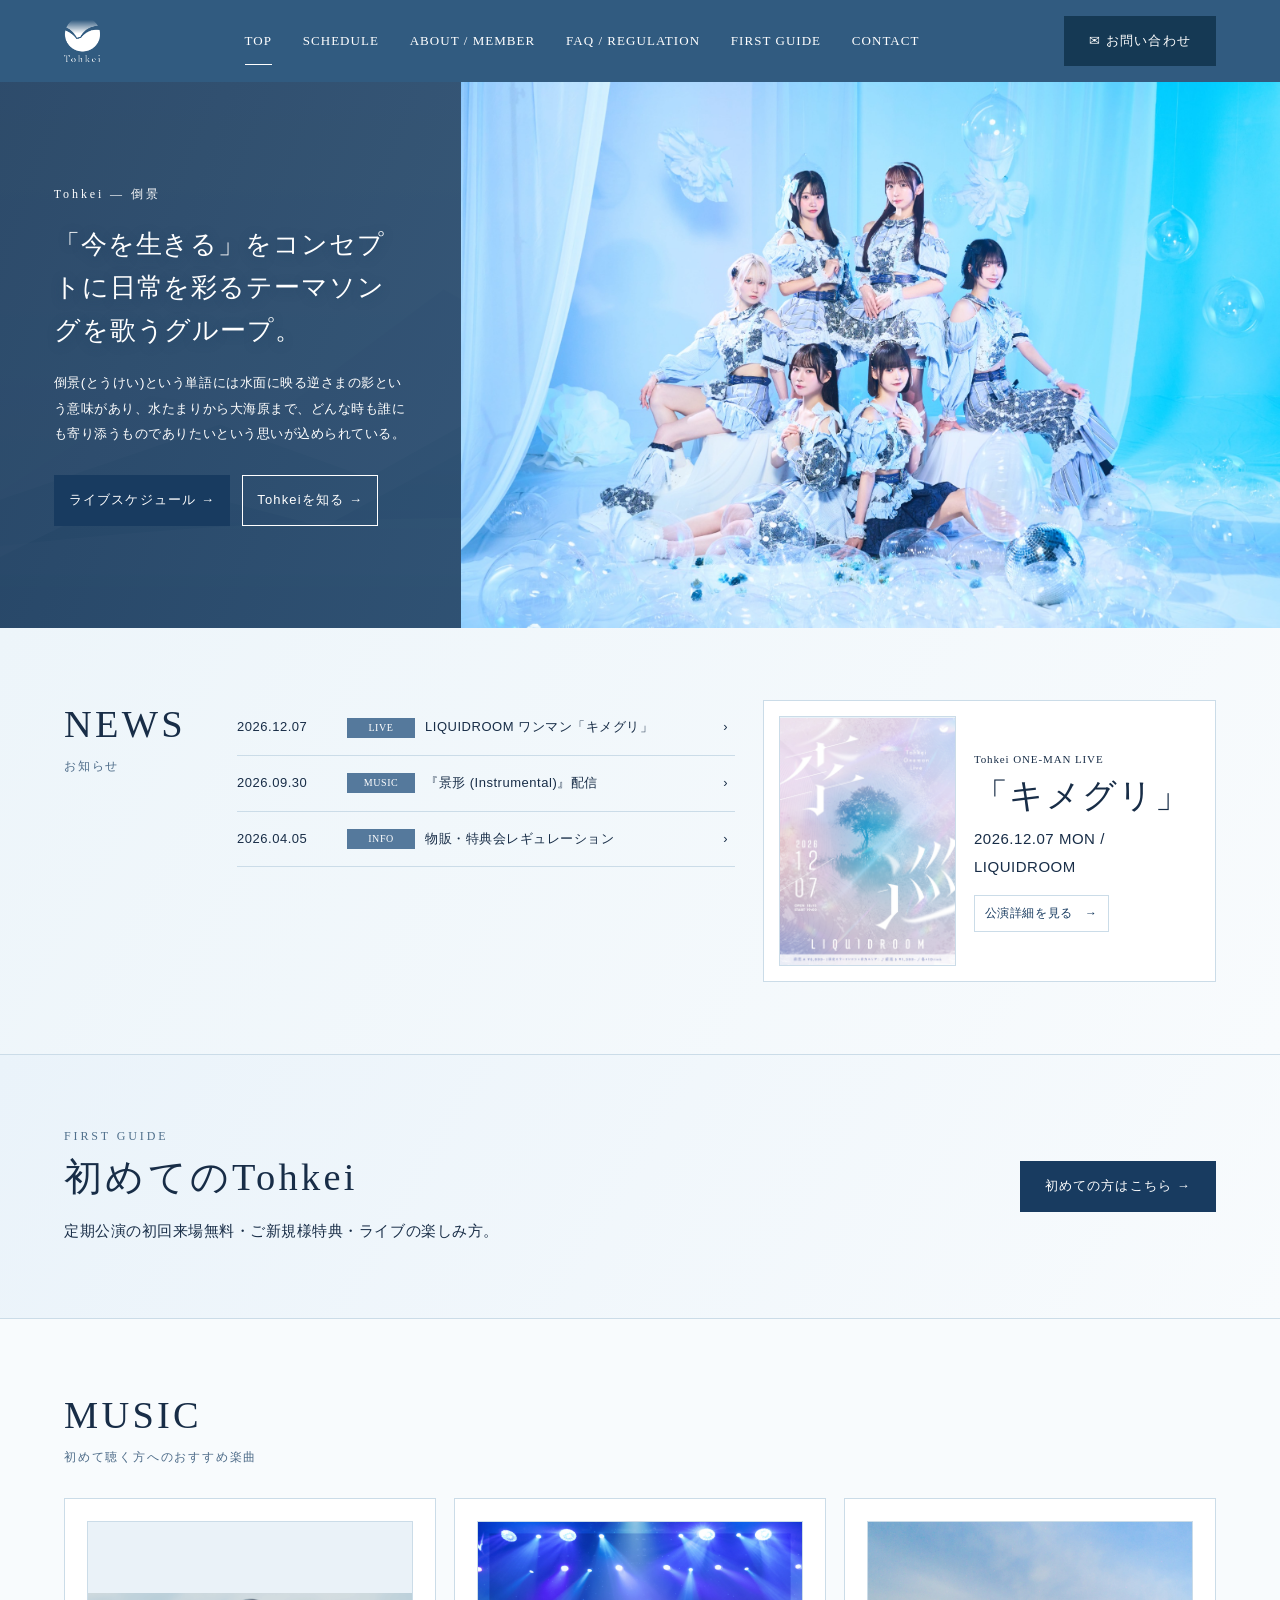
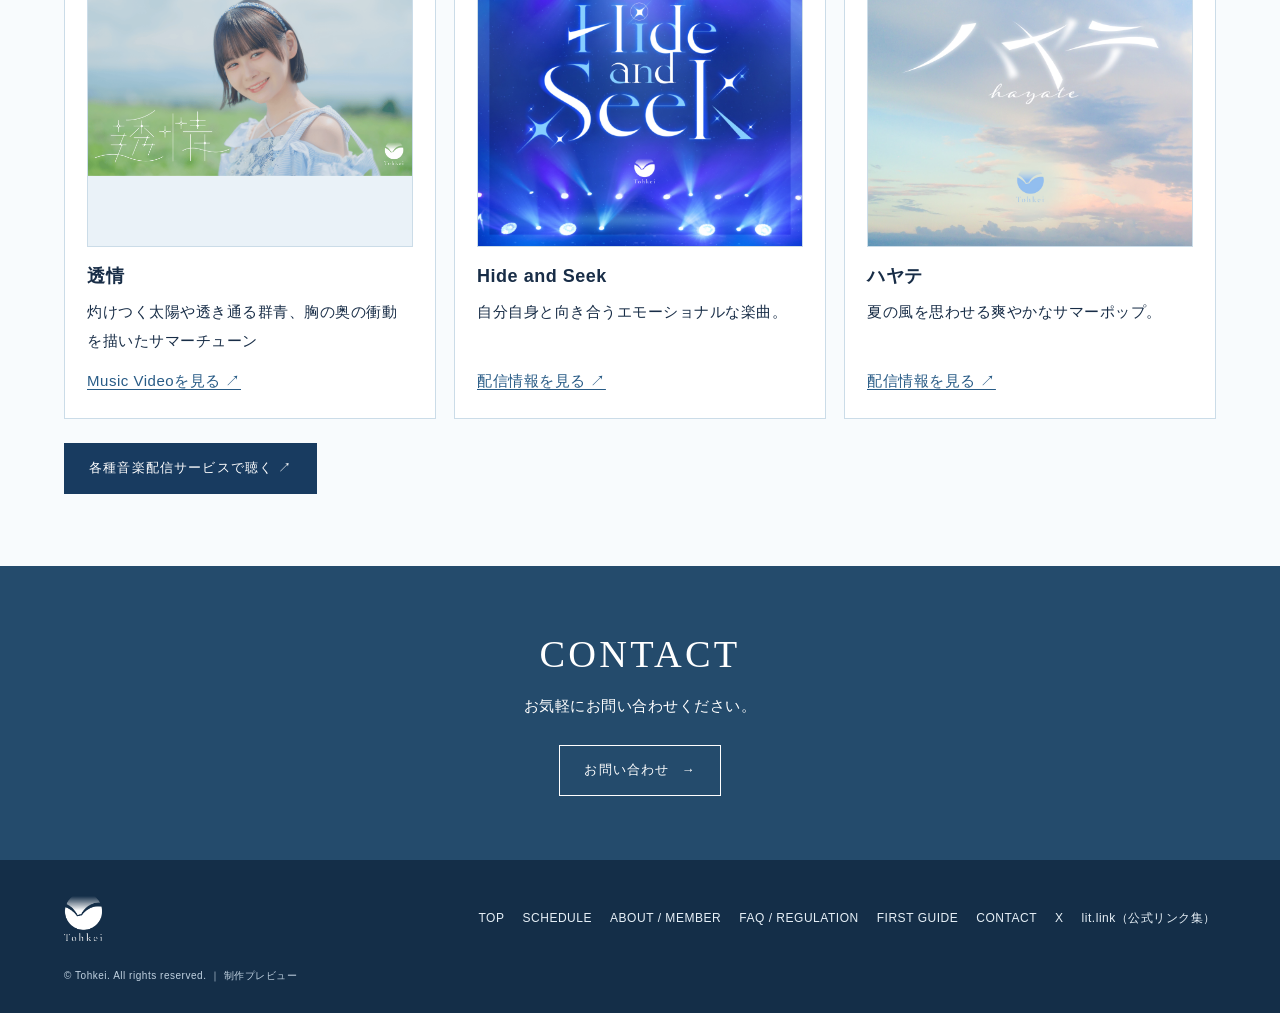
<file: tohkei-site/index.html>
<!DOCTYPE html>

<html lang="ja"><head><meta charset="utf-8"/><meta content="width=device-width,initial-scale=1" name="viewport"/><title>Tohkei(トウケイ)公式サイト</title><meta content="「今を生きる」をコンセプトに日常を彩るテーマソングを歌う、東京を拠点とする6人組グループTohkei（トウケイ／倒景）の公式サイト。おすすめ楽曲「透情」「Hide and Seek」「ハヤテ」、ライブ、メンバー情報を掲載。" name="description"/><meta content="#315b80" name="theme-color"/><meta content="website" property="og:type"/><meta content="Tohkei(トウケイ)公式サイト" property="og:title"/><meta content="「今を生きる」をコンセプトに日常を彩るテーマソングを歌う、東京を拠点とする6人組グループTohkei（トウケイ／倒景）の公式サイト。おすすめ楽曲「透情」「Hide and Seek」「ハヤテ」、ライブ、メンバー情報を掲載。" property="og:description"/><meta content="Tohkei(トウケイ)公式サイト" property="og:site_name"/><meta content="summary" name="twitter:card"/><link href="assets/favicon-official.png" rel="icon" type="image/png"/><link href="assets/style.css" rel="stylesheet"/><script defer="" src="assets/site.js"></script><script type="application/ld+json">[{"@context": "https://schema.org", "@type": "WebSite", "name": "Tohkei(トウケイ)公式サイト"}, {"@context": "https://schema.org", "@type": "MusicGroup", "name": "Tohkei", "alternateName": ["トウケイ", "倒景"], "genre": ["J-pop", "アイドル"], "foundingDate": "2023", "foundingLocation": {"@type": "Place", "name": "東京都"}, "description": "「今を生きる」をコンセプトに日常を彩るテーマソングを歌うグループ。倒景(とうけい)という単語には水面に映る逆さまの影という意味があり、水たまりから大海原まで、どんな時も誰にも寄り添うものでありたいという思いが込められている。", "sameAs": ["https://tohkei.amebaownd.com/", "https://x.com/Tohkei_info", "https://www.tunecore.co.jp/artists/Tohkei?lang=ja", "https://lit.link/tohkei"], "member": [{"@type": "Person", "name": "松田えな", "alternateName": "Ena Matsuda", "description": "誕生日：7/9。趣味：銭湯。埼玉県出身。", "sameAs": ["https://x.com/ena_Tohkei"]}, {"@type": "Person", "name": "花沢りみ", "alternateName": "Rimi Hanazawa", "description": "誕生日：11/13。趣味：メイク/アイドルを観ること。岩手県出身。", "sameAs": ["https://x.com/rimi_Tohkei"]}, {"@type": "Person", "name": "八神ミク", "alternateName": "Miku Yagami", "description": "誕生日：1/2。趣味：猫。静岡県出身。", "sameAs": ["https://x.com/miku_Tohkei"]}, {"@type": "Person", "name": "白瀬はる", "alternateName": "Haru Shirase", "description": "誕生日：2/4。趣味：カフェ巡り。神奈川県出身。", "sameAs": ["https://x.com/haru_Tohkei"]}, {"@type": "Person", "name": "日下部美愛", "alternateName": "Mia Kusakabe", "description": "誕生日：3/9。趣味：アニメ鑑賞。神奈川県出身。", "sameAs": ["https://x.com/mia_Tohkei"]}, {"@type": "Person", "name": "夏希茉恋", "alternateName": "Mako Natsuki", "description": "誕生日：6/24。趣味：バレエ。長野県出身。", "sameAs": ["https://x.com/mako_Tohkei"]}]}, {"@context": "https://schema.org", "@type": "MusicEvent", "name": "Tohkei ONEMAN LIVE「キメグリ」", "startDate": "2026-12-07T19:00:00+09:00", "doorTime": "2026-12-07T18:15:00+09:00", "location": {"@type": "Place", "name": "LIQUIDROOM", "address": {"@type": "PostalAddress", "addressLocality": "渋谷区", "addressRegion": "東京都", "addressCountry": "JP"}}, "performer": {"@type": "MusicGroup", "name": "Tohkei"}, "url": "https://ticketdive.com/event/Tohkei1207_KIMEGURI"}]</script></head>
<body><a class="skip" href="#main">本文へ移動</a><header class="header"><div class="wrap header-inner"><a aria-label="Tohkei 公式サイト トップ" class="brand" href="index.html"><img alt="Tohkei 公式ロゴ" class="official-logo" height="645" src="assets/logo-official.png" width="546"/></a><button aria-controls="site-nav" aria-expanded="false" class="menu-toggle" type="button">MENU ☰</button><nav aria-label="メインナビゲーション" class="nav" id="site-nav"><a aria-current="page" href="index.html">TOP</a><a href="schedule.html">SCHEDULE</a><a href="about.html">ABOUT / MEMBER</a><a href="faq.html">FAQ / REGULATION</a><a href="first-guide.html">FIRST GUIDE</a><a href="contact.html">CONTACT</a></nav><a class="button header-cta" href="contact.html">✉ お問い合わせ</a></div></header><main id="main">
<section class="hero"><img alt="水色と白を基調とした衣装を着た6人組グループTohkeiの公式アーティスト写真" class="artist-photo" fetchpriority="high" height="1365" src="assets/Tohkei_ALL2607.jpg" width="2047"/><div class="wrap"><div class="hero-copy"><div class="eyebrow">Tohkei — 倒景</div><h1>「今を生きる」をコンセプトに日常を彩るテーマソングを歌うグループ。</h1><p>倒景(とうけい)という単語には水面に映る逆さまの影という意味があり、水たまりから大海原まで、どんな時も誰にも寄り添うものでありたいという思いが込められている。</p><div class="actions"><a class="button" href="schedule.html">ライブスケジュール →</a><a class="button light" href="about.html">Tohkeiを知る →</a></div></div></div></section>
<section class="section news"><div class="wrap news-grid"><div><h2>NEWS</h2><span class="section-label">お知らせ</span></div><ul class="news-list"><li><a href="https://ticketdive.com/event/Tohkei1207_KIMEGURI"><time datetime="2026-12-07">2026.12.07</time><span class="tag">LIVE</span><span>LIQUIDROOM ワンマン「キメグリ」</span><span>›</span></a></li><li><a href="https://www.tunecore.co.jp/artists/Tohkei?lang=ja"><time datetime="2026-09-30">2026.09.30</time><span class="tag">MUSIC</span><span>『景形 (Instrumental)』配信</span><span>›</span></a></li><li><a href="faq.html"><time datetime="2026-04-05">2026.04.05</time><span class="tag">INFO</span><span>物販・特典会レギュレーション</span><span>›</span></a></li></ul><a class="event-banner has-art" href="https://ticketdive.com/event/Tohkei1207_KIMEGURI"><div class="media-frame" data-artwork="kimeguri"><img alt="Tohkei ワンマンライブ「キメグリ」公式フライヤー" class="official-artwork" decoding="async" height="2048" loading="lazy" src="assets/kimeguri-flyer.jpeg" width="1447"/></div><div class="event-copy"><span class="eyebrow">Tohkei ONE-MAN LIVE</span><strong>「キメグリ」</strong><span>2026.12.07 MON / LIQUIDROOM</span><span>公演詳細を見る　→</span></div></a></div></section>
<section class="section guide-teaser"><div class="wrap guide-teaser-inner"><div><p class="eyebrow">FIRST GUIDE</p><h2>初めてのTohkei</h2><p>定期公演の初回来場無料・ご新規様特典・ライブの楽しみ方。</p></div><a class="button" href="first-guide.html">初めての方はこちら →</a></div></section><section class="section" id="music"><div class="wrap"><div class="section-heading"><h2>MUSIC</h2><span class="section-label">初めて聴く方へのおすすめ楽曲</span></div><div class="track-grid"><article class="track"><a aria-label="Tohkei「透情」の公式情報を見る" class="track-media" href="https://www.youtube.com/watch?v=9FwQ2i0CzgA"><div class="media-frame" data-artwork="toujou"><img alt="Tohkei「透情」公式Music Videoサムネイル" class="official-artwork" decoding="async" height="720" loading="lazy" src="assets/toujou-thumbnail.png" width="1280"/></div></a><h3>透情</h3><p>灼けつく太陽や透き通る群青、胸の奥の衝動を描いたサマーチューン</p><p class="track-link"><a href="https://www.youtube.com/watch?v=9FwQ2i0CzgA">Music Videoを見る ↗</a></p></article><article class="track"><a aria-label="Tohkei「Hide and Seek」の公式情報を見る" class="track-media" href="https://linkco.re/uQHYFesV?lang=ja"><div class="media-frame" data-artwork="hide-and-seek"><img alt="Tohkei「Hide and Seek」公式ジャケット" class="official-artwork" decoding="async" height="2048" loading="lazy" src="assets/hide-and-seek-jacket.jpg" width="2048"/></div></a><h3>Hide and Seek</h3><p>自分自身と向き合うエモーショナルな楽曲。</p><p class="track-link"><a href="https://linkco.re/uQHYFesV?lang=ja">配信情報を見る ↗</a></p></article><article class="track"><a aria-label="Tohkei「ハヤテ」の公式情報を見る" class="track-media" href="https://linkco.re/MSS0u9M2?lang=ja"><div class="media-frame" data-artwork="hayate"><img alt="Tohkei「ハヤテ」公式ジャケット" class="official-artwork" decoding="async" height="2048" loading="lazy" src="assets/hayate-jacket.jpg" width="2048"/></div></a><h3>ハヤテ</h3><p>夏の風を思わせる爽やかなサマーポップ。</p><p class="track-link"><a href="https://linkco.re/MSS0u9M2?lang=ja">配信情報を見る ↗</a></p></article></div><a class="button spaced" href="https://www.tunecore.co.jp/artists/Tohkei?lang=ja">各種音楽配信サービスで聴く ↗</a></div></section><section aria-labelledby="contact-cta" class="contact-band"><h2 id="contact-cta">CONTACT</h2><p>お気軽にお問い合わせください。</p><a class="button light" href="contact.html">お問い合わせ <span aria-hidden="true">→</span></a></section></main><footer class="footer"><div class="wrap"><div class="footer-inner"><a aria-label="Tohkei 公式サイト トップ" class="brand" href="index.html"><img alt="Tohkei 公式ロゴ" class="official-logo" height="645" src="assets/logo-official.png" width="546"/></a><nav aria-label="フッターナビゲーション"><a aria-current="page" href="index.html">TOP</a><a href="schedule.html">SCHEDULE</a><a href="about.html">ABOUT / MEMBER</a><a href="faq.html">FAQ / REGULATION</a><a href="first-guide.html">FIRST GUIDE</a><a href="contact.html">CONTACT</a><a href="https://x.com/Tohkei_info">X</a><a href="https://lit.link/tohkei">lit.link（公式リンク集）</a></nav></div><small>© Tohkei. All rights reserved. ｜ 制作プレビュー</small></div></footer><a class="mobile-cta" href="contact.html">✉ お問い合わせ</a></body></html>
</file>
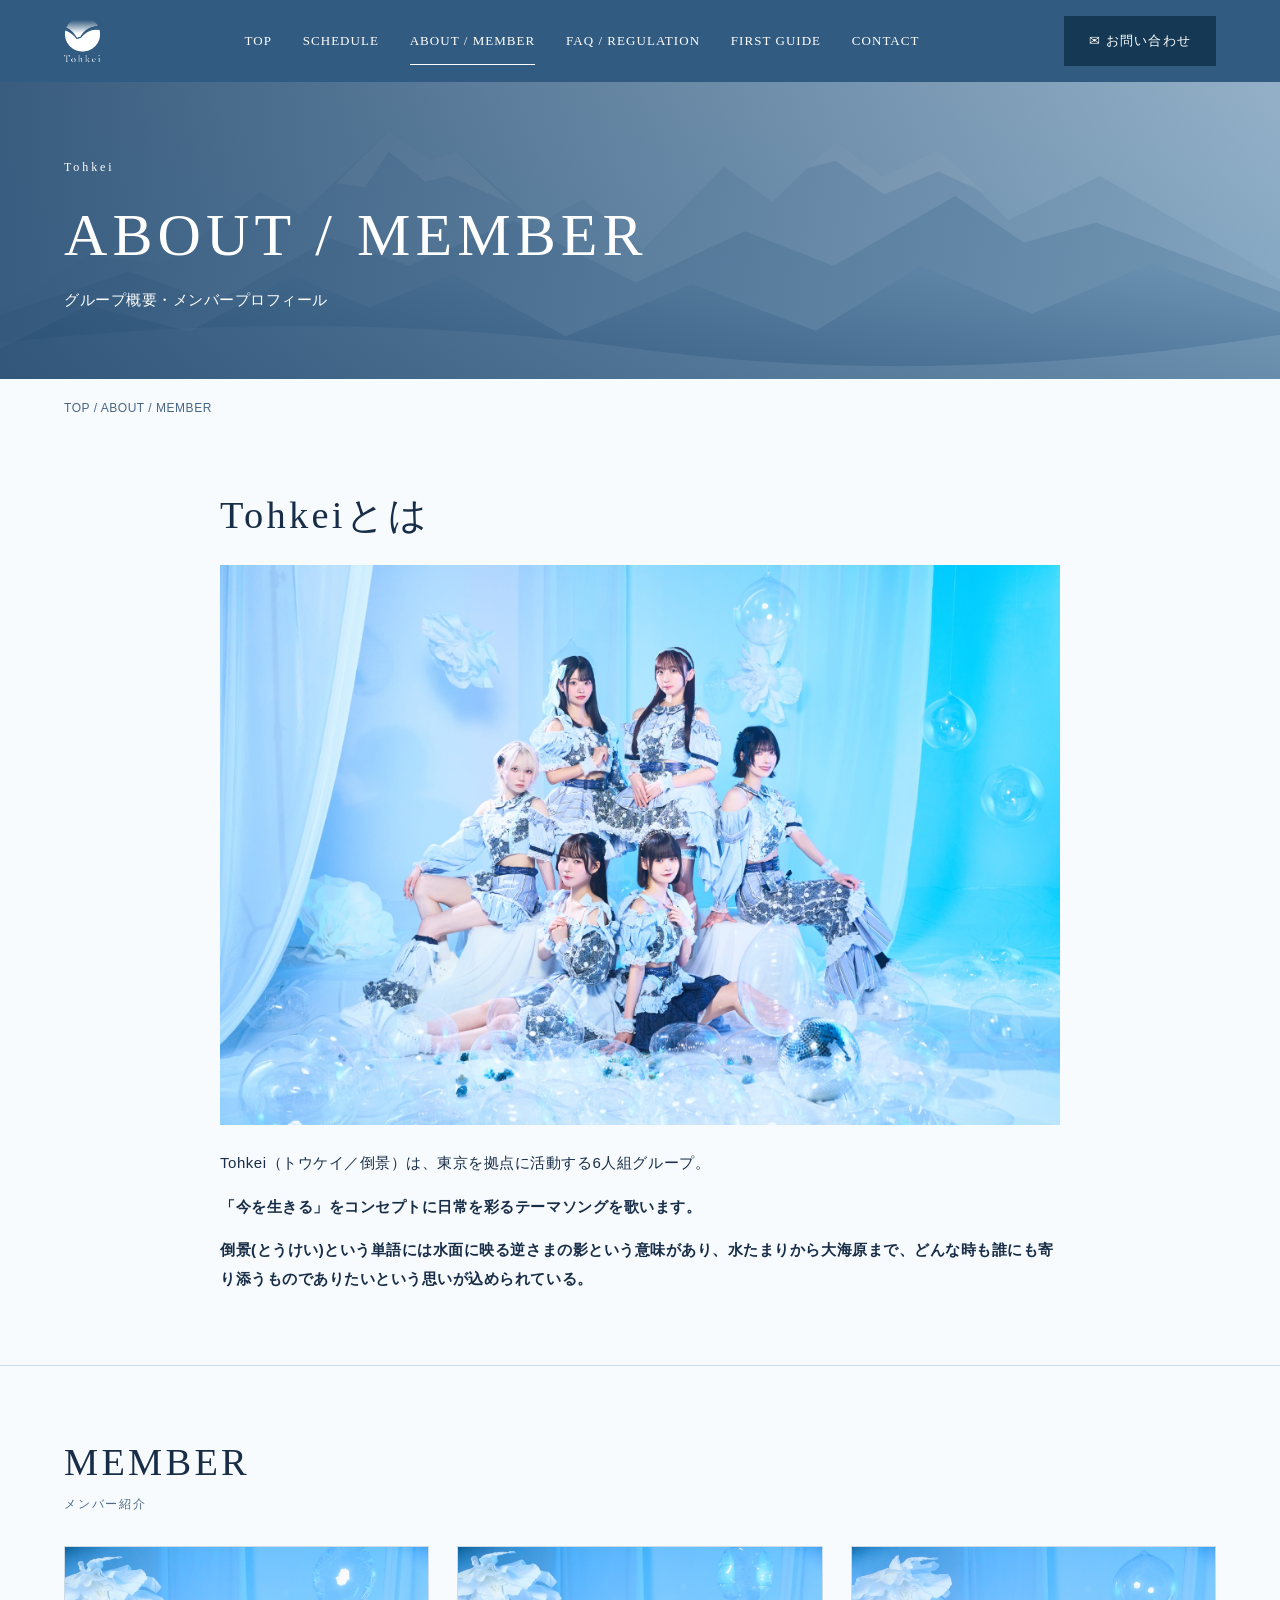
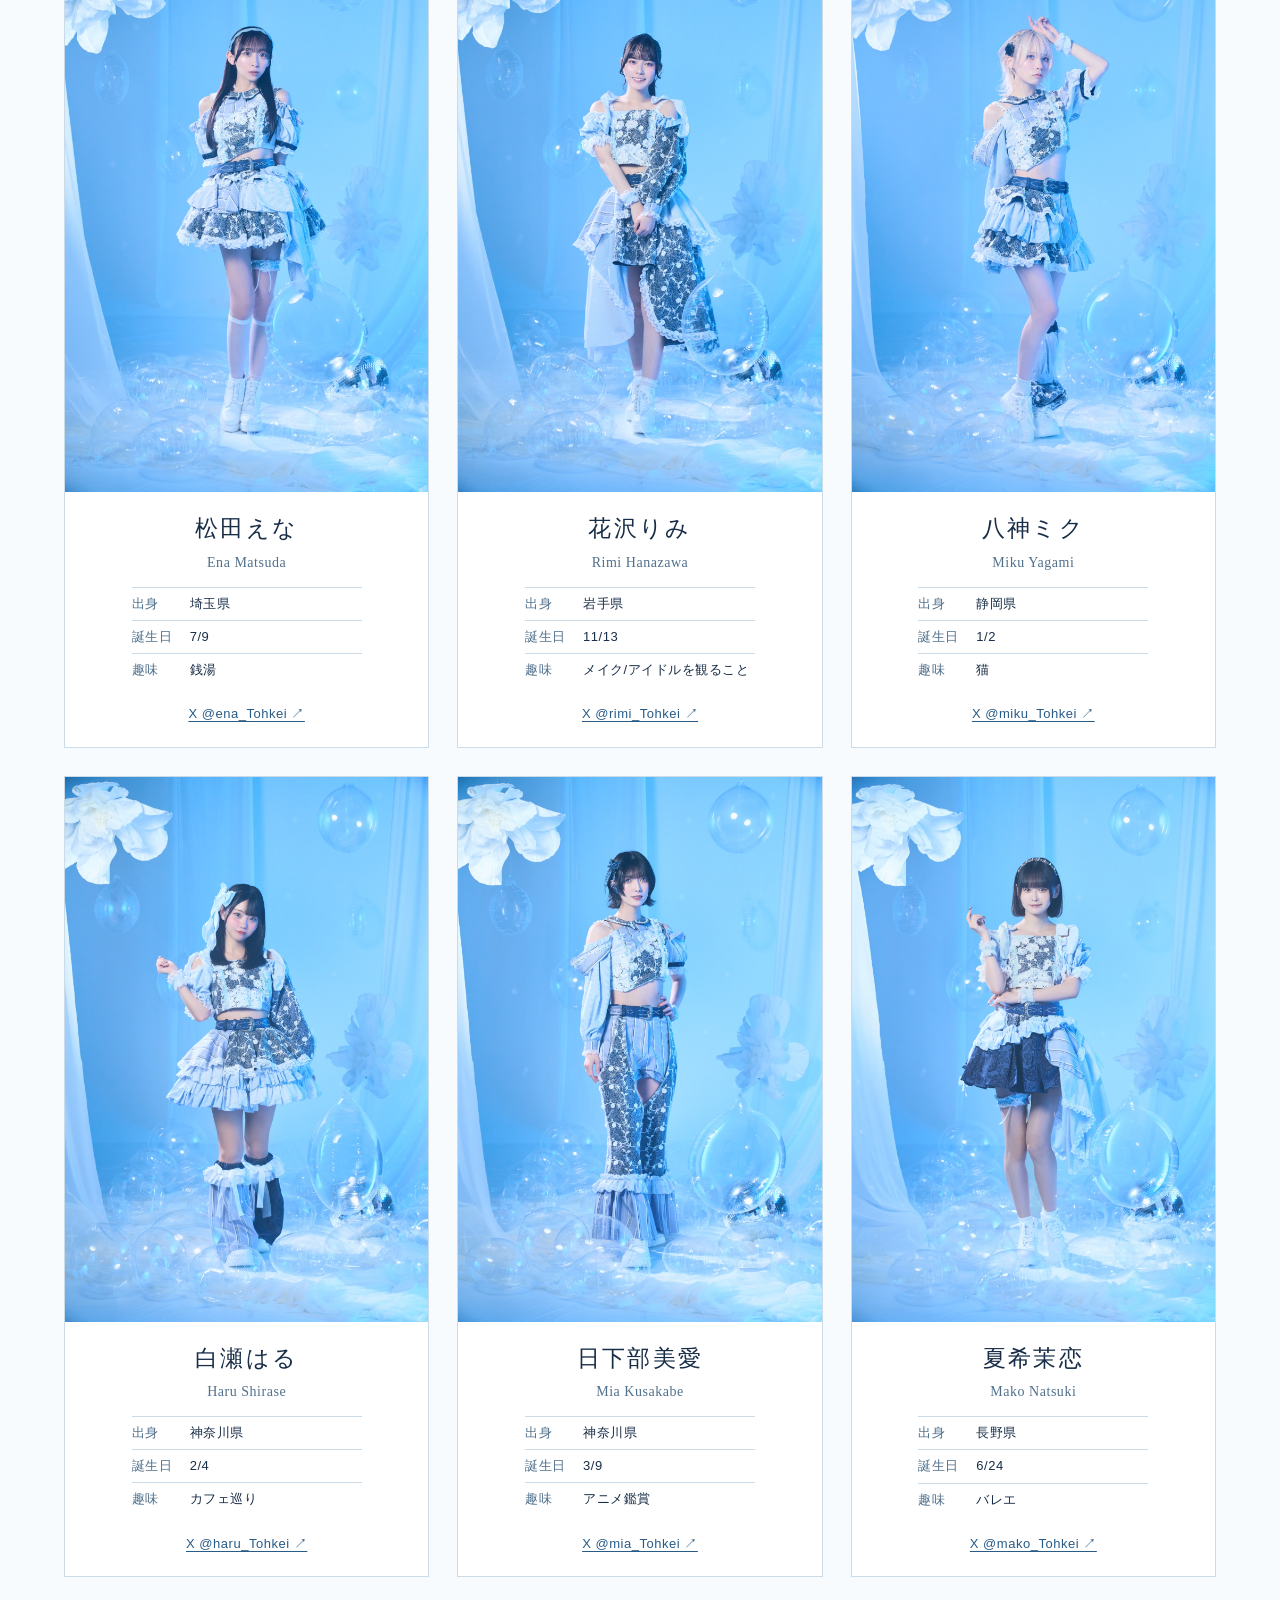
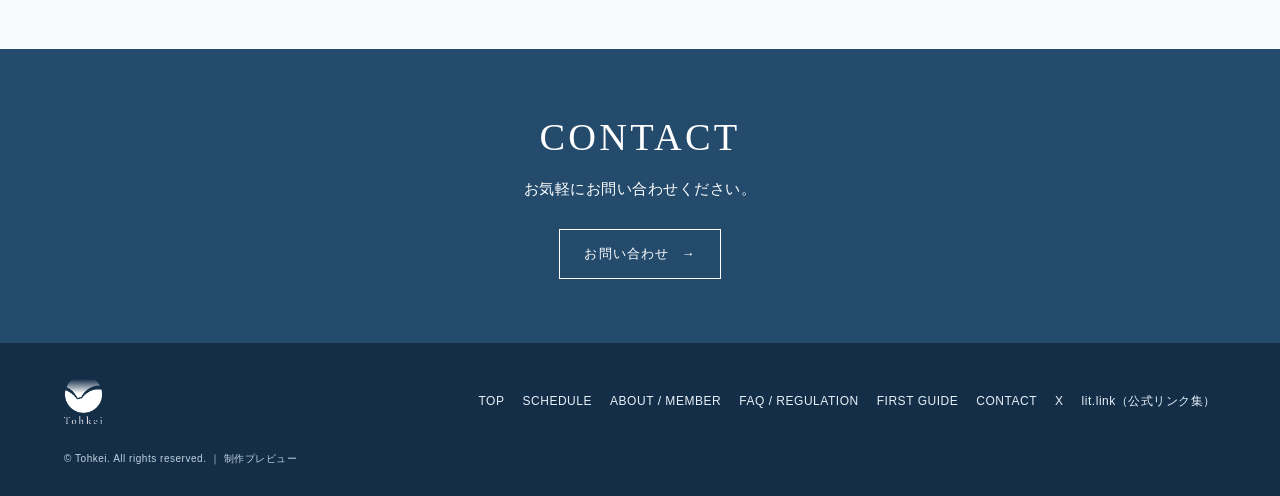
<file: tohkei-site/about.html>
<!DOCTYPE html>

<html lang="ja"><head><meta charset="utf-8"/><meta content="width=device-width,initial-scale=1" name="viewport"/><title>グループ概要・メンバー｜Tohkei(トウケイ)公式サイト</title><meta content="「今を生きる」をコンセプトに日常を彩るテーマソングを歌う6人組グループTohkei（倒景）。6人のメンバープロフィールを紹介。" name="description"/><meta content="#315b80" name="theme-color"/><meta content="website" property="og:type"/><meta content="グループ概要・メンバー｜Tohkei(トウケイ)公式サイト" property="og:title"/><meta content="「今を生きる」をコンセプトに日常を彩るテーマソングを歌う6人組グループTohkei（倒景）。6人のメンバープロフィールを紹介。" property="og:description"/><meta content="Tohkei(トウケイ)公式サイト" property="og:site_name"/><meta content="summary" name="twitter:card"/><link href="assets/favicon-official.png" rel="icon" type="image/png"/><link href="assets/style.css" rel="stylesheet"/><script defer="" src="assets/site.js"></script><script type="application/ld+json">{"@context": "https://schema.org", "@type": "MusicGroup", "name": "Tohkei", "alternateName": ["トウケイ", "倒景"], "genre": ["J-pop", "アイドル"], "foundingDate": "2023", "foundingLocation": {"@type": "Place", "name": "東京都"}, "description": "「今を生きる」をコンセプトに日常を彩るテーマソングを歌うグループ。倒景(とうけい)という単語には水面に映る逆さまの影という意味があり、水たまりから大海原まで、どんな時も誰にも寄り添うものでありたいという思いが込められている。", "sameAs": ["https://tohkei.amebaownd.com/", "https://x.com/Tohkei_info", "https://www.tunecore.co.jp/artists/Tohkei?lang=ja", "https://lit.link/tohkei"], "member": [{"@type": "Person", "name": "松田えな", "alternateName": "Ena Matsuda", "description": "誕生日：7/9。趣味：銭湯。埼玉県出身。", "sameAs": ["https://x.com/ena_Tohkei"]}, {"@type": "Person", "name": "花沢りみ", "alternateName": "Rimi Hanazawa", "description": "誕生日：11/13。趣味：メイク/アイドルを観ること。岩手県出身。", "sameAs": ["https://x.com/rimi_Tohkei"]}, {"@type": "Person", "name": "八神ミク", "alternateName": "Miku Yagami", "description": "誕生日：1/2。趣味：猫。静岡県出身。", "sameAs": ["https://x.com/miku_Tohkei"]}, {"@type": "Person", "name": "白瀬はる", "alternateName": "Haru Shirase", "description": "誕生日：2/4。趣味：カフェ巡り。神奈川県出身。", "sameAs": ["https://x.com/haru_Tohkei"]}, {"@type": "Person", "name": "日下部美愛", "alternateName": "Mia Kusakabe", "description": "誕生日：3/9。趣味：アニメ鑑賞。神奈川県出身。", "sameAs": ["https://x.com/mia_Tohkei"]}, {"@type": "Person", "name": "夏希茉恋", "alternateName": "Mako Natsuki", "description": "誕生日：6/24。趣味：バレエ。長野県出身。", "sameAs": ["https://x.com/mako_Tohkei"]}]}</script></head>
<body><a class="skip" href="#main">本文へ移動</a><header class="header"><div class="wrap header-inner"><a aria-label="Tohkei 公式サイト トップ" class="brand" href="index.html"><img alt="Tohkei 公式ロゴ" class="official-logo" height="645" src="assets/logo-official.png" width="546"/></a><button aria-controls="site-nav" aria-expanded="false" class="menu-toggle" type="button">MENU ☰</button><nav aria-label="メインナビゲーション" class="nav" id="site-nav"><a href="index.html">TOP</a><a href="schedule.html">SCHEDULE</a><a aria-current="page" href="about.html">ABOUT / MEMBER</a><a href="faq.html">FAQ / REGULATION</a><a href="first-guide.html">FIRST GUIDE</a><a href="contact.html">CONTACT</a></nav><a class="button header-cta" href="contact.html">✉ お問い合わせ</a></div></header><main id="main"><section class="page-hero"><div class="wrap"><p class="eyebrow">Tohkei</p><h1>ABOUT / MEMBER</h1><p>グループ概要・メンバープロフィール</p></div></section><div class="wrap crumb"><a href="index.html">TOP</a> / ABOUT / MEMBER</div>
<section class="section"><div class="wrap narrow"><h2>Tohkeiとは</h2><img alt="Tohkeiの6人のメンバーが水色の衣装で並ぶ公式アーティスト写真" class="about-photo spaced" decoding="async" height="1365" loading="lazy" src="assets/Tohkei_ALL2607.jpg" width="2047"/><p class="spaced">Tohkei（トウケイ／倒景）は、東京を拠点に活動する6人組グループ。</p><p><strong>「今を生きる」をコンセプトに日常を彩るテーマソングを歌います。</strong></p><p><strong>倒景(とうけい)という単語には水面に映る逆さまの影という意味があり、水たまりから大海原まで、どんな時も誰にも寄り添うものでありたいという思いが込められている。</strong></p></div></section><section class="section" id="member"><div class="wrap"><div class="section-heading"><h2>MEMBER</h2><span class="section-label">メンバー紹介</span></div><div class="member-grid"><article class="member" id="member-ena"><img alt="Tohkei 松田えなの公式アーティスト写真" class="member-photo" decoding="async" height="2048" loading="lazy" src="assets/ena_Tohkei2607.jpg" width="1365"/><div class="member-info"><h3>松田えな</h3><p class="member-en" lang="en">Ena Matsuda</p><dl class="member-detail"><div><dt>出身</dt><dd>埼玉県</dd></div><div><dt>誕生日</dt><dd>7/9</dd></div><div><dt>趣味</dt><dd>銭湯</dd></div></dl><a aria-label="松田えなの公式Xを開く" class="member-x" href="https://x.com/ena_Tohkei" rel="noopener noreferrer" target="_blank">X @ena_Tohkei ↗</a></div></article><article class="member" id="member-rimi"><img alt="Tohkei 花沢りみの公式アーティスト写真" class="member-photo" decoding="async" height="2048" loading="lazy" src="assets/rimi_Tohkei2607.jpg" width="1365"/><div class="member-info"><h3>花沢りみ</h3><p class="member-en" lang="en">Rimi Hanazawa</p><dl class="member-detail"><div><dt>出身</dt><dd>岩手県</dd></div><div><dt>誕生日</dt><dd>11/13</dd></div><div><dt>趣味</dt><dd>メイク/アイドルを観ること</dd></div></dl><a aria-label="花沢りみの公式Xを開く" class="member-x" href="https://x.com/rimi_Tohkei" rel="noopener noreferrer" target="_blank">X @rimi_Tohkei ↗</a></div></article><article class="member" id="member-miku"><img alt="Tohkei 八神ミクの公式アーティスト写真" class="member-photo" decoding="async" height="2048" loading="lazy" src="assets/miku_Tohkei2607.jpg" width="1365"/><div class="member-info"><h3>八神ミク</h3><p class="member-en" lang="en">Miku Yagami</p><dl class="member-detail"><div><dt>出身</dt><dd>静岡県</dd></div><div><dt>誕生日</dt><dd>1/2</dd></div><div><dt>趣味</dt><dd>猫</dd></div></dl><a aria-label="八神ミクの公式Xを開く" class="member-x" href="https://x.com/miku_Tohkei" rel="noopener noreferrer" target="_blank">X @miku_Tohkei ↗</a></div></article><article class="member" id="member-haru"><img alt="Tohkei 白瀬はるの公式アーティスト写真" class="member-photo" decoding="async" height="2048" loading="lazy" src="assets/haru_Tohkei2607.jpg" width="1365"/><div class="member-info"><h3>白瀬はる</h3><p class="member-en" lang="en">Haru Shirase</p><dl class="member-detail"><div><dt>出身</dt><dd>神奈川県</dd></div><div><dt>誕生日</dt><dd>2/4</dd></div><div><dt>趣味</dt><dd>カフェ巡り</dd></div></dl><a aria-label="白瀬はるの公式Xを開く" class="member-x" href="https://x.com/haru_Tohkei" rel="noopener noreferrer" target="_blank">X @haru_Tohkei ↗</a></div></article><article class="member" id="member-mia"><img alt="Tohkei 日下部美愛の公式アーティスト写真" class="member-photo" decoding="async" height="2048" loading="lazy" src="assets/mia_Tohkei2607.jpg" width="1365"/><div class="member-info"><h3>日下部美愛</h3><p class="member-en" lang="en">Mia Kusakabe</p><dl class="member-detail"><div><dt>出身</dt><dd>神奈川県</dd></div><div><dt>誕生日</dt><dd>3/9</dd></div><div><dt>趣味</dt><dd>アニメ鑑賞</dd></div></dl><a aria-label="日下部美愛の公式Xを開く" class="member-x" href="https://x.com/mia_Tohkei" rel="noopener noreferrer" target="_blank">X @mia_Tohkei ↗</a></div></article><article class="member" id="member-mako"><img alt="Tohkei 夏希茉恋の公式アーティスト写真" class="member-photo" decoding="async" height="2048" loading="lazy" src="assets/mako_Tohkei2607.jpg" width="1365"/><div class="member-info"><h3>夏希茉恋</h3><p class="member-en" lang="en">Mako Natsuki</p><dl class="member-detail"><div><dt>出身</dt><dd>長野県</dd></div><div><dt>誕生日</dt><dd>6/24</dd></div><div><dt>趣味</dt><dd>バレエ</dd></div></dl><a aria-label="夏希茉恋の公式Xを開く" class="member-x" href="https://x.com/mako_Tohkei" rel="noopener noreferrer" target="_blank">X @mako_Tohkei ↗</a></div></article></div></div></section><section aria-labelledby="contact-cta" class="contact-band"><h2 id="contact-cta">CONTACT</h2><p>お気軽にお問い合わせください。</p><a class="button light" href="contact.html">お問い合わせ <span aria-hidden="true">→</span></a></section></main><footer class="footer"><div class="wrap"><div class="footer-inner"><a aria-label="Tohkei 公式サイト トップ" class="brand" href="index.html"><img alt="Tohkei 公式ロゴ" class="official-logo" height="645" src="assets/logo-official.png" width="546"/></a><nav aria-label="フッターナビゲーション"><a href="index.html">TOP</a><a href="schedule.html">SCHEDULE</a><a aria-current="page" href="about.html">ABOUT / MEMBER</a><a href="faq.html">FAQ / REGULATION</a><a href="first-guide.html">FIRST GUIDE</a><a href="contact.html">CONTACT</a><a href="https://x.com/Tohkei_info">X</a><a href="https://lit.link/tohkei">lit.link（公式リンク集）</a></nav></div><small>© Tohkei. All rights reserved. ｜ 制作プレビュー</small></div></footer><a class="mobile-cta" href="contact.html">✉ お問い合わせ</a></body></html>
</file>
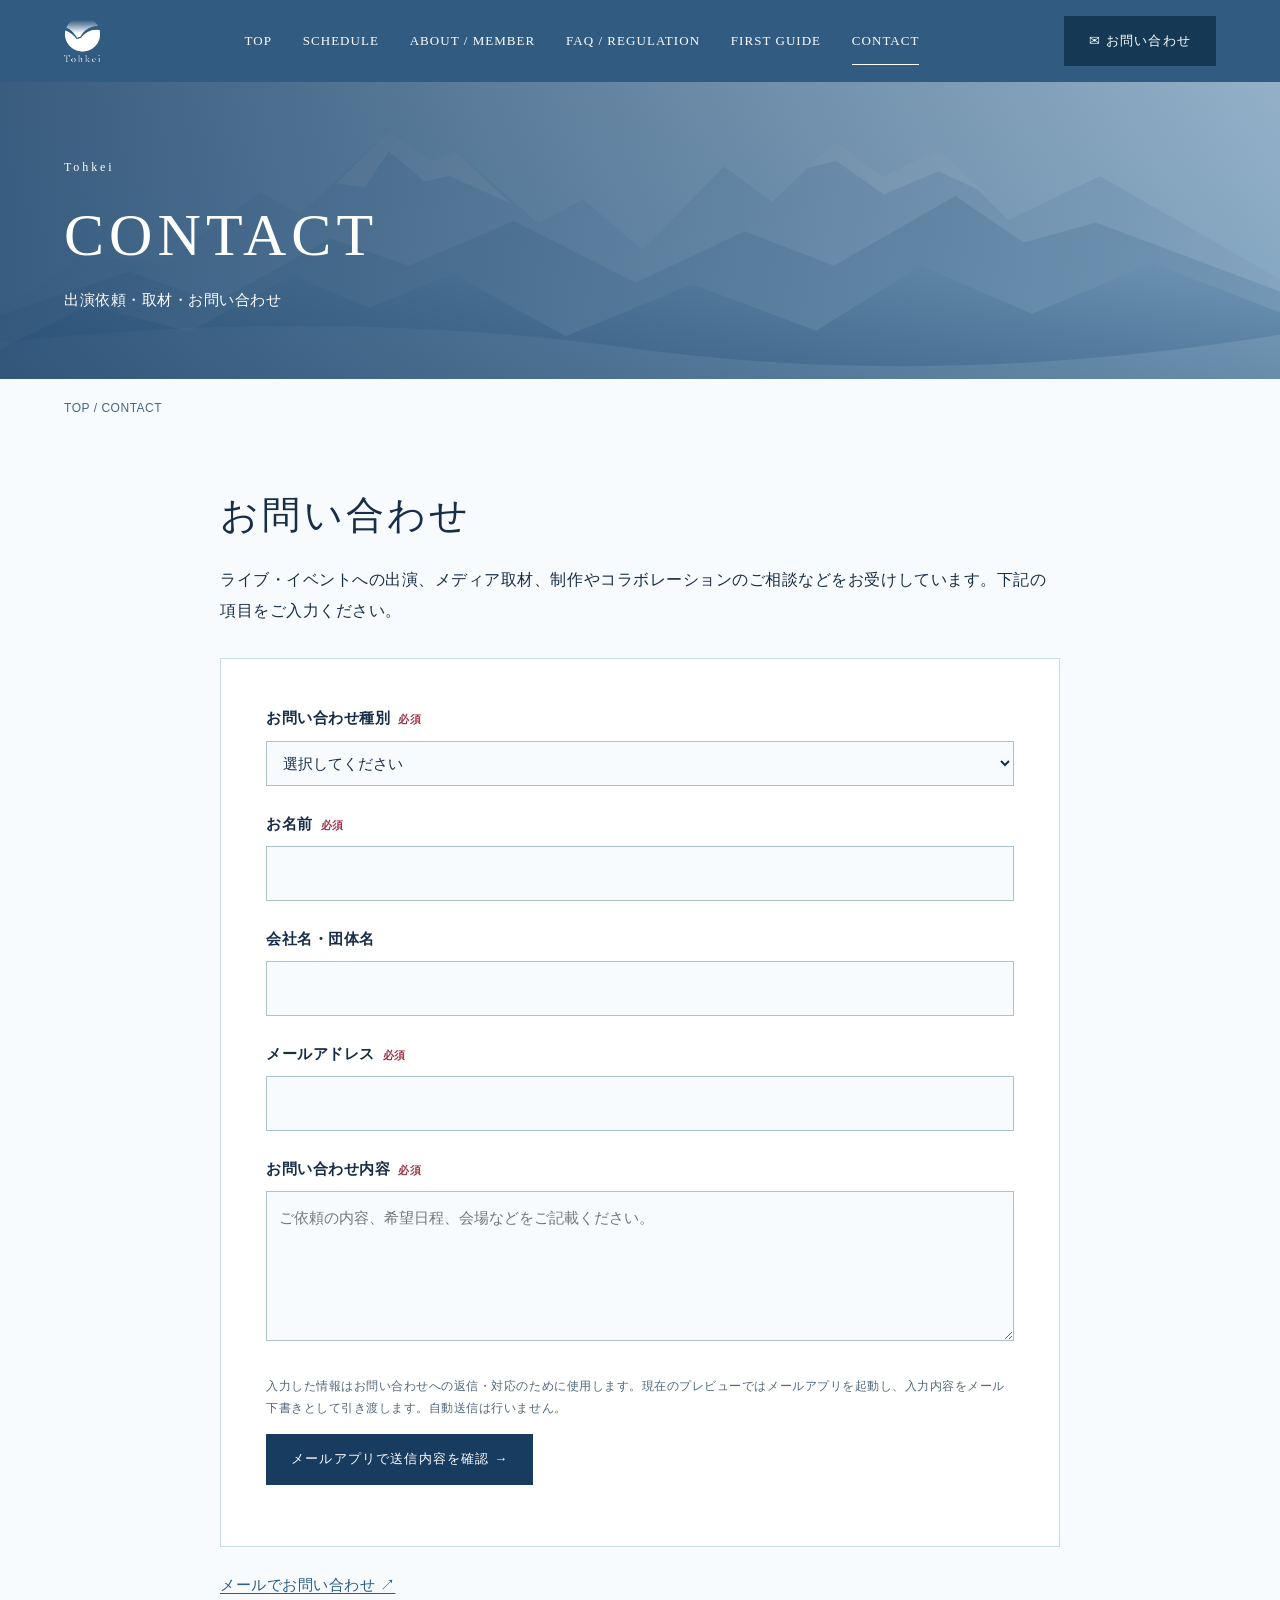
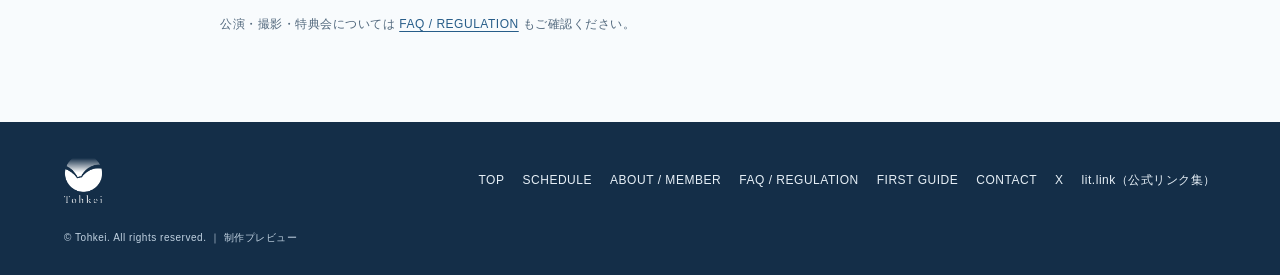
<file: tohkei-site/contact.html>
<!DOCTYPE html>

<html lang="ja"><head><meta charset="utf-8"/><meta content="width=device-width,initial-scale=1" name="viewport"/><title>出演依頼・取材・お問い合わせ｜Tohkei(トウケイ)公式サイト</title><meta content="Tohkei（トウケイ／倒景）へのライブ出演依頼、取材、制作・コラボレーションなどのお問い合わせ窓口。" name="description"/><meta content="#315b80" name="theme-color"/><meta content="website" property="og:type"/><meta content="出演依頼・取材・お問い合わせ｜Tohkei(トウケイ)公式サイト" property="og:title"/><meta content="Tohkei（トウケイ／倒景）へのライブ出演依頼、取材、制作・コラボレーションなどのお問い合わせ窓口。" property="og:description"/><meta content="Tohkei(トウケイ)公式サイト" property="og:site_name"/><meta content="summary" name="twitter:card"/><link href="assets/favicon-official.png" rel="icon" type="image/png"/><link href="assets/style.css" rel="stylesheet"/><script defer="" src="assets/site.js"></script></head>
<body><a class="skip" href="#main">本文へ移動</a><header class="header"><div class="wrap header-inner"><a aria-label="Tohkei 公式サイト トップ" class="brand" href="index.html"><img alt="Tohkei 公式ロゴ" class="official-logo" height="645" src="assets/logo-official.png" width="546"/></a><button aria-controls="site-nav" aria-expanded="false" class="menu-toggle" type="button">MENU ☰</button><nav aria-label="メインナビゲーション" class="nav" id="site-nav"><a href="index.html">TOP</a><a href="schedule.html">SCHEDULE</a><a href="about.html">ABOUT / MEMBER</a><a href="faq.html">FAQ / REGULATION</a><a href="first-guide.html">FIRST GUIDE</a><a aria-current="page" href="contact.html">CONTACT</a></nav><a class="button header-cta" href="contact.html">✉ お問い合わせ</a></div></header><main id="main"><section class="page-hero"><div class="wrap"><p class="eyebrow">Tohkei</p><h1>CONTACT</h1><p>出演依頼・取材・お問い合わせ</p></div></section><div class="wrap crumb"><a href="index.html">TOP</a> / CONTACT</div>
<section class="section"><div class="wrap narrow"><h2>お問い合わせ</h2><p class="intro spaced">ライブ・イベントへの出演、メディア取材、制作やコラボレーションのご相談などをお受けしています。下記の項目をご入力ください。</p><form class="form" id="contact-form"><div class="field"><label for="kind">お問い合わせ種別<span class="required">必須</span></label><select id="kind" name="kind" required=""><option value="">選択してください</option><option>ライブ・イベント出演依頼</option><option>取材・メディア掲載</option><option>制作・コラボレーション</option><option>チケット・公演について</option><option>その他</option></select></div><div class="field"><label for="name">お名前<span class="required">必須</span></label><input autocomplete="name" id="name" maxlength="100" name="name" required=""/></div><div class="field"><label for="company">会社名・団体名</label><input autocomplete="organization" id="company" maxlength="150" name="company"/></div><div class="field"><label for="email">メールアドレス<span class="required">必須</span></label><input autocomplete="email" id="email" maxlength="254" name="email" required="" type="email"/></div><div class="field"><label for="message">お問い合わせ内容<span class="required">必須</span></label><textarea id="message" maxlength="4000" name="message" placeholder="ご依頼の内容、希望日程、会場などをご記載ください。" required=""></textarea></div><p class="hint">入力した情報はお問い合わせへの返信・対応のために使用します。現在のプレビューではメールアプリを起動し、入力内容をメール下書きとして引き渡します。自動送信は行いません。</p><button class="button" type="submit">メールアプリで送信内容を確認 →</button><p class="form-status" id="form-status" role="status"></p><noscript><p>JavaScriptが無効の場合は、下の「メールでお問い合わせ」からご連絡ください。</p></noscript></form><p class="spaced"><a class="text-link" href="mailto:Tohkei.info@gmail.com">メールでお問い合わせ ↗</a></p><p class="hint">公演・撮影・特典会については <a class="text-link" href="faq.html">FAQ / REGULATION</a> もご確認ください。</p></div></section></main><footer class="footer"><div class="wrap"><div class="footer-inner"><a aria-label="Tohkei 公式サイト トップ" class="brand" href="index.html"><img alt="Tohkei 公式ロゴ" class="official-logo" height="645" src="assets/logo-official.png" width="546"/></a><nav aria-label="フッターナビゲーション"><a href="index.html">TOP</a><a href="schedule.html">SCHEDULE</a><a href="about.html">ABOUT / MEMBER</a><a href="faq.html">FAQ / REGULATION</a><a href="first-guide.html">FIRST GUIDE</a><a aria-current="page" href="contact.html">CONTACT</a><a href="https://x.com/Tohkei_info">X</a><a href="https://lit.link/tohkei">lit.link（公式リンク集）</a></nav></div><small>© Tohkei. All rights reserved. ｜ 制作プレビュー</small></div></footer><a class="mobile-cta" href="contact.html">✉ お問い合わせ</a></body></html>
</file>
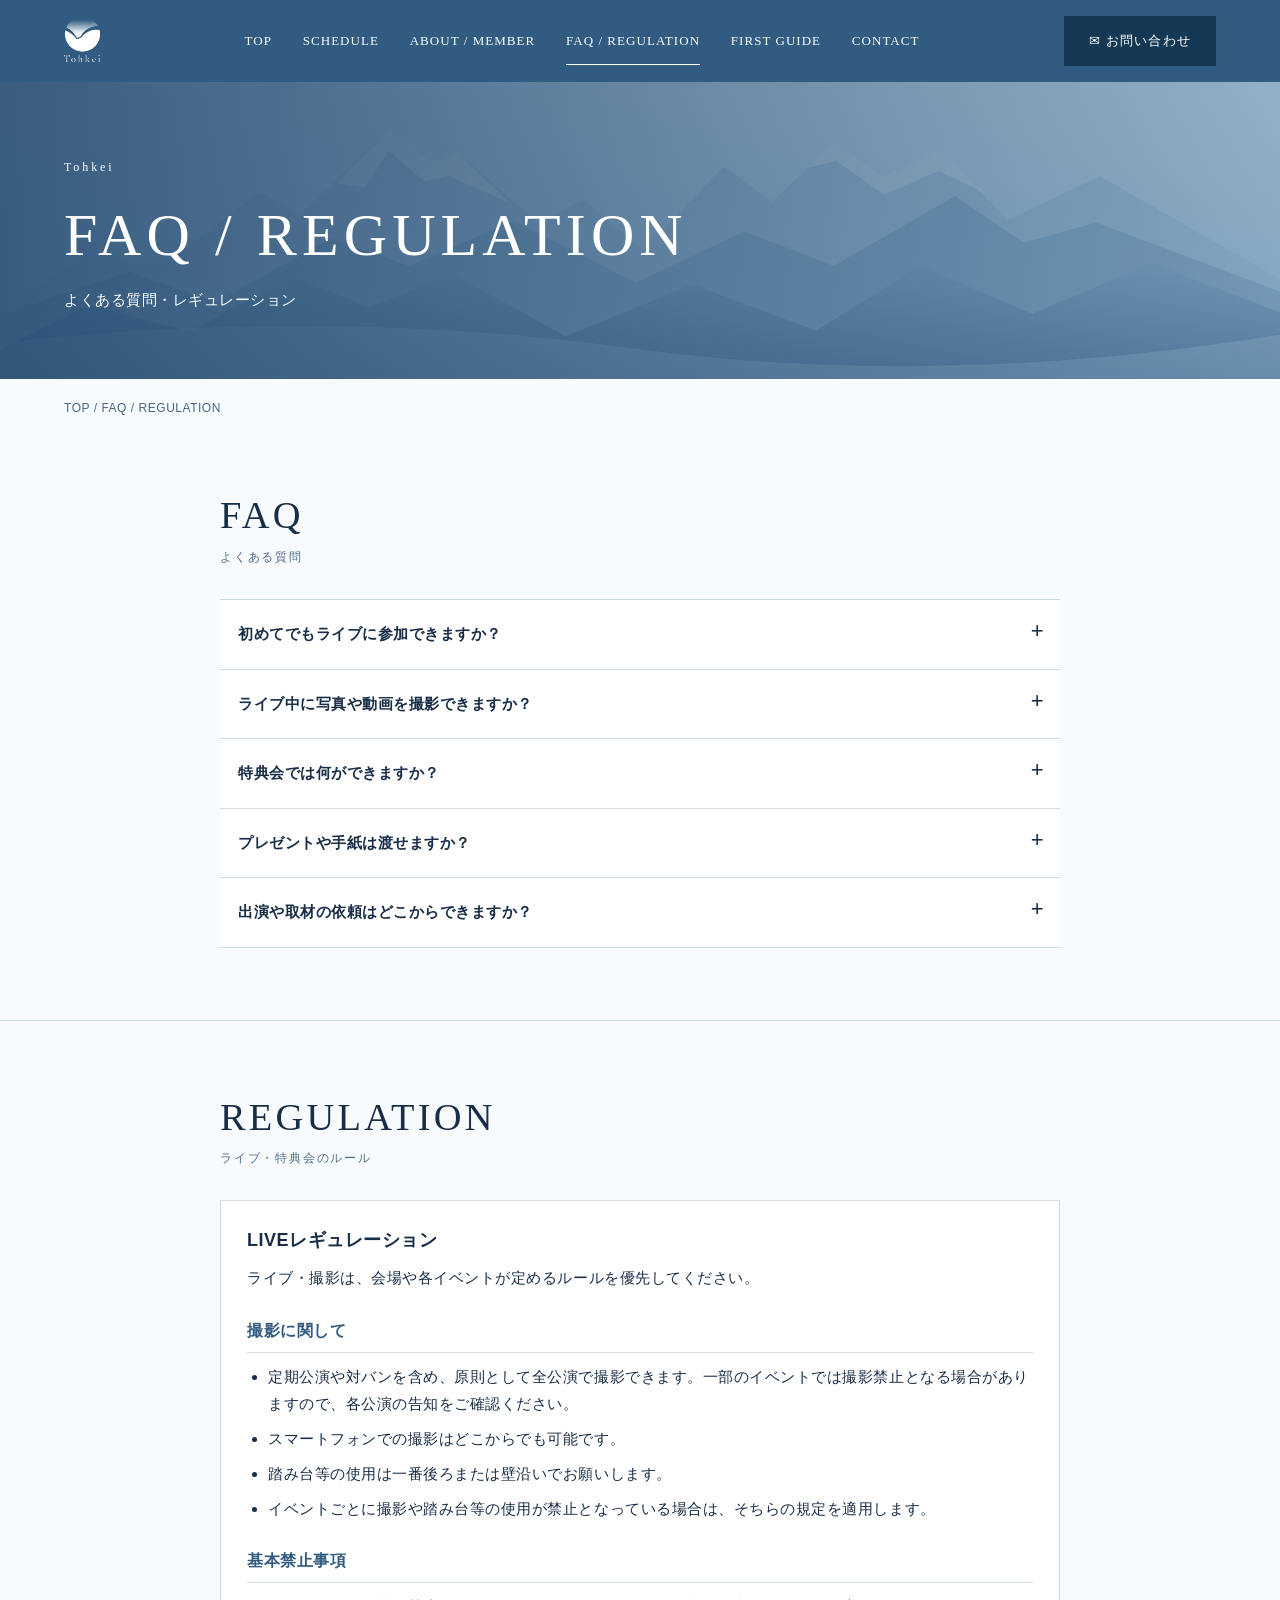
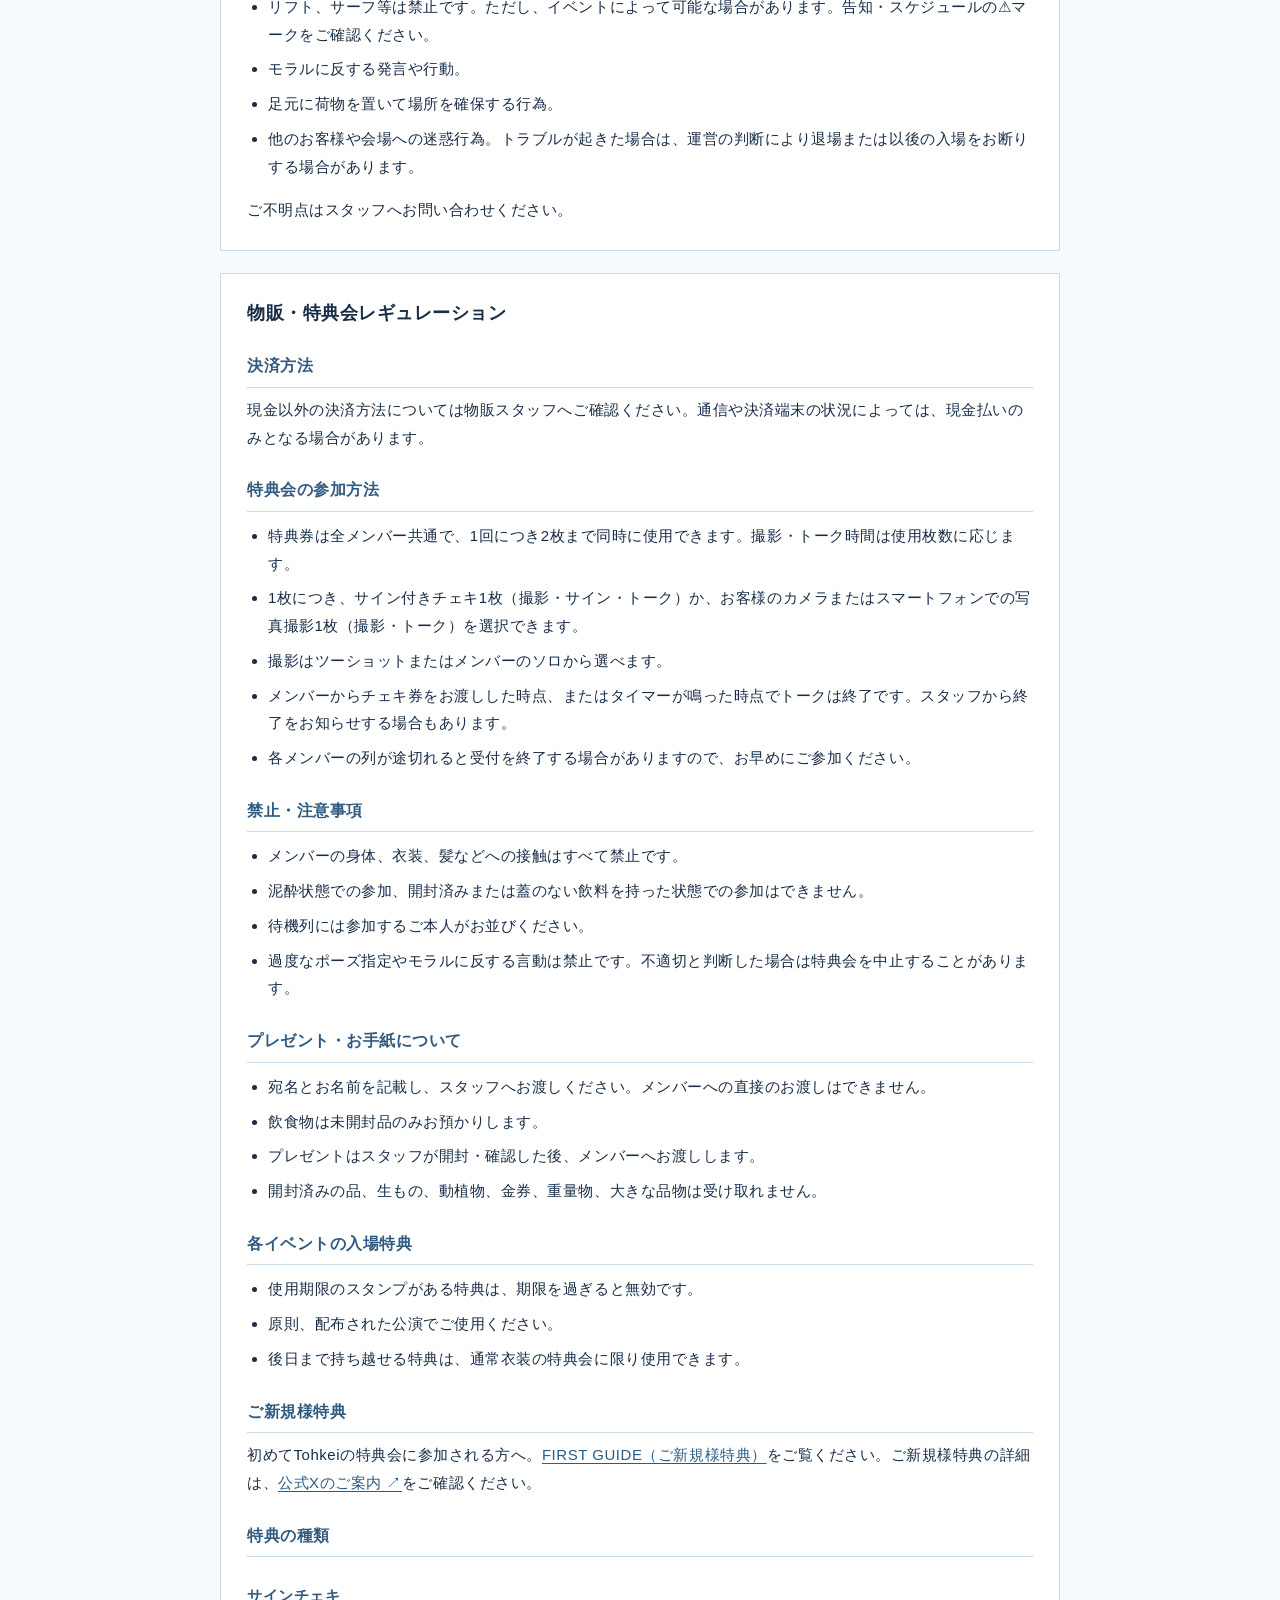
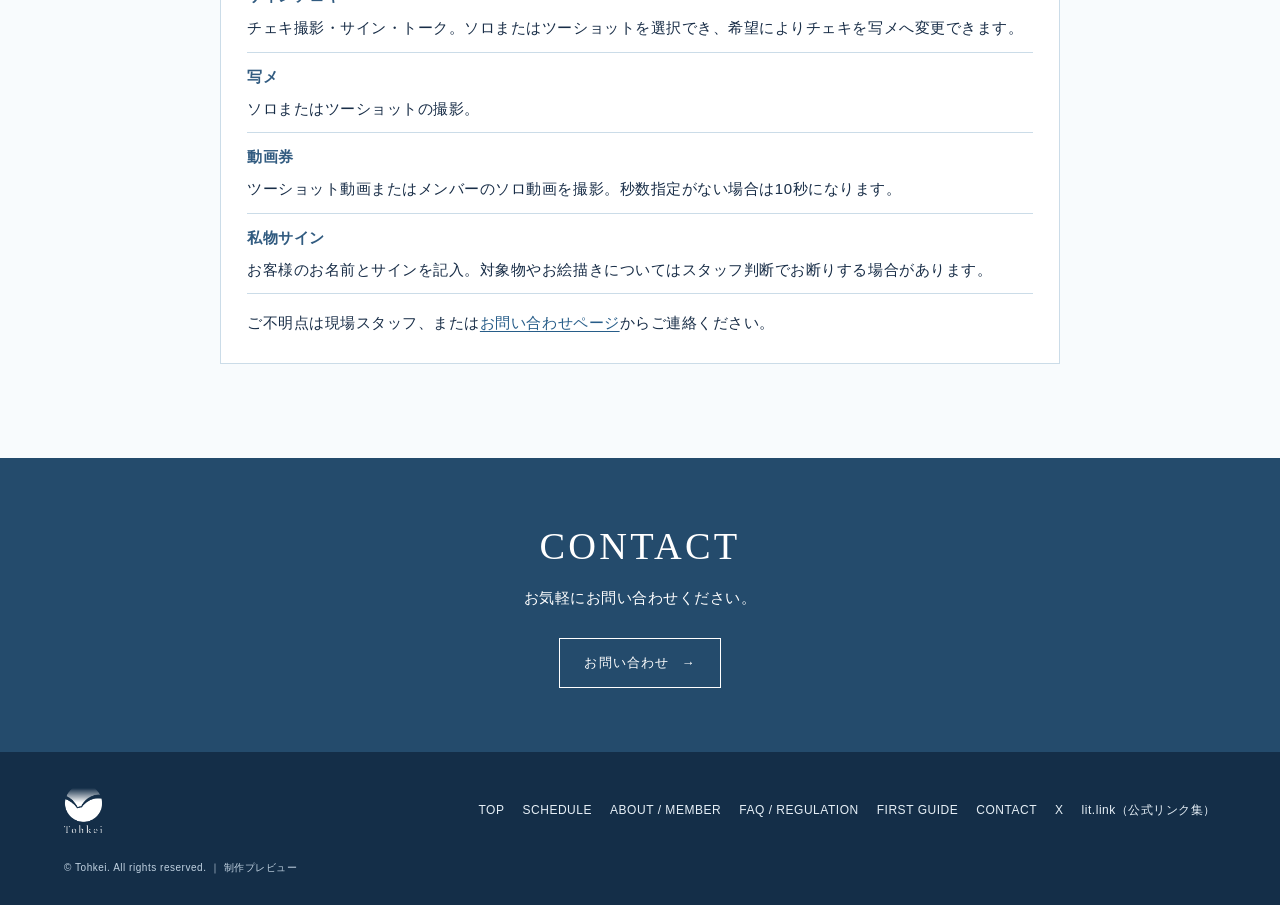
<file: tohkei-site/faq.html>
<!DOCTYPE html>

<html lang="ja"><head><meta charset="utf-8"/><meta content="width=device-width,initial-scale=1" name="viewport"/><title>よくある質問・ライブ撮影・特典会レギュレーション｜Tohkei(トウケイ)公式サイト</title><meta content="Tohkei（トウケイ／倒景）のライブに初めて参加する方へ。撮影可否、特典会の参加方法、プレゼント、公式レギュレーションをご案内。" name="description"/><meta content="#315b80" name="theme-color"/><meta content="website" property="og:type"/><meta content="よくある質問・ライブ撮影・特典会レギュレーション｜Tohkei(トウケイ)公式サイト" property="og:title"/><meta content="Tohkei（トウケイ／倒景）のライブに初めて参加する方へ。撮影可否、特典会の参加方法、プレゼント、公式レギュレーションをご案内。" property="og:description"/><meta content="Tohkei(トウケイ)公式サイト" property="og:site_name"/><meta content="summary" name="twitter:card"/><link href="assets/favicon-official.png" rel="icon" type="image/png"/><link href="assets/style.css" rel="stylesheet"/><script defer="" src="assets/site.js"></script></head>
<body><a class="skip" href="#main">本文へ移動</a><header class="header"><div class="wrap header-inner"><a aria-label="Tohkei 公式サイト トップ" class="brand" href="index.html"><img alt="Tohkei 公式ロゴ" class="official-logo" height="645" src="assets/logo-official.png" width="546"/></a><button aria-controls="site-nav" aria-expanded="false" class="menu-toggle" type="button">MENU ☰</button><nav aria-label="メインナビゲーション" class="nav" id="site-nav"><a href="index.html">TOP</a><a href="schedule.html">SCHEDULE</a><a href="about.html">ABOUT / MEMBER</a><a aria-current="page" href="faq.html">FAQ / REGULATION</a><a href="first-guide.html">FIRST GUIDE</a><a href="contact.html">CONTACT</a></nav><a class="button header-cta" href="contact.html">✉ お問い合わせ</a></div></header><main id="main"><section class="page-hero"><div class="wrap"><p class="eyebrow">Tohkei</p><h1>FAQ / REGULATION</h1><p>よくある質問・レギュレーション</p></div></section><div class="wrap crumb"><a href="index.html">TOP</a> / FAQ / REGULATION</div>
<section class="section"><div class="wrap narrow"><div class="section-heading"><h2>FAQ</h2><span class="section-label">よくある質問</span></div><details><summary>初めてでもライブに参加できますか？</summary><p>もちろんです。公演ごとにチケットの購入方法や入場条件が異なります。<a href="schedule.html">スケジュール</a>から詳細をご確認ください。</p></details><details><summary>ライブ中に写真や動画を撮影できますか？</summary><p>原則として全公演で撮影が可能です。<br/>スマートフォンでの撮影はどこからでも可能です。<br/>踏み台等の使用は一番後ろまたは壁沿いでお願いします。<br/>イベントごとに撮影や踏み台等の使用が禁止となっている場合は、そちらの規定を適用します。</p></details><details><summary>特典会では何ができますか？</summary><p>特典券を利用してチェキや写真撮影、メンバーとのトークをお楽しみいただけます。</p></details><details><summary>プレゼントや手紙は渡せますか？</summary><p>宛名とお名前を明記し、物販販売スタッフにお渡しください。受け取りできない品物については下記の公式レギュレーションをご確認ください。</p></details><details><summary>出演や取材の依頼はどこからできますか？</summary><p><a href="contact.html">お問い合わせページ</a>より企画内容や日程などをお知らせください。</p></details></div></section><section class="section"><div class="wrap narrow"><div class="section-heading"><h2>REGULATION</h2><span class="section-label">ライブ・特典会のルール</span></div><article class="feature regulation" id="live-regulation"><h3>LIVEレギュレーション</h3>
<p>ライブ・撮影は、会場や各イベントが定めるルールを優先してください。</p>
<h4>撮影に関して</h4><ul>
<li>定期公演や対バンを含め、原則として全公演で撮影できます。一部のイベントでは撮影禁止となる場合がありますので、各公演の告知をご確認ください。</li>
<li>スマートフォンでの撮影はどこからでも可能です。</li>
<li>踏み台等の使用は一番後ろまたは壁沿いでお願いします。</li>
<li>イベントごとに撮影や踏み台等の使用が禁止となっている場合は、そちらの規定を適用します。</li>
</ul>
<h4>基本禁止事項</h4><ul>
<li>リフト、サーフ等は禁止です。ただし、イベントによって可能な場合があります。告知・スケジュールの⚠︎マークをご確認ください。</li>
<li>モラルに反する発言や行動。</li><li>足元に荷物を置いて場所を確保する行為。</li><li>他のお客様や会場への迷惑行為。トラブルが起きた場合は、運営の判断により退場または以後の入場をお断りする場合があります。</li></ul>
<p>ご不明点はスタッフへお問い合わせください。</p></article><article class="feature regulation" id="benefit-regulation"><h3>物販・特典会レギュレーション</h3>
<h4>決済方法</h4><p>現金以外の決済方法については物販スタッフへご確認ください。通信や決済端末の状況によっては、現金払いのみとなる場合があります。</p>
<h4>特典会の参加方法</h4><ul>
<li>特典券は全メンバー共通で、1回につき2枚まで同時に使用できます。撮影・トーク時間は使用枚数に応じます。</li>
<li>1枚につき、サイン付きチェキ1枚（撮影・サイン・トーク）か、お客様のカメラまたはスマートフォンでの写真撮影1枚（撮影・トーク）を選択できます。</li>
<li>撮影はツーショットまたはメンバーのソロから選べます。</li>
<li>メンバーからチェキ券をお渡しした時点、またはタイマーが鳴った時点でトークは終了です。スタッフから終了をお知らせする場合もあります。</li>
<li>各メンバーの列が途切れると受付を終了する場合がありますので、お早めにご参加ください。</li></ul>
<h4>禁止・注意事項</h4><ul>
<li>メンバーの身体、衣装、髪などへの接触はすべて禁止です。</li><li>泥酔状態での参加、開封済みまたは蓋のない飲料を持った状態での参加はできません。</li><li>待機列には参加するご本人がお並びください。</li><li>過度なポーズ指定やモラルに反する言動は禁止です。不適切と判断した場合は特典会を中止することがあります。</li></ul>
<h4>プレゼント・お手紙について</h4><ul>
<li>宛名とお名前を記載し、スタッフへお渡しください。メンバーへの直接のお渡しはできません。</li><li>飲食物は未開封品のみお預かりします。</li><li>プレゼントはスタッフが開封・確認した後、メンバーへお渡しします。</li><li>開封済みの品、生もの、動植物、金券、重量物、大きな品物は受け取れません。</li></ul>
<h4>各イベントの入場特典</h4><ul>
<li>使用期限のスタンプがある特典は、期限を過ぎると無効です。</li><li>原則、配布された公演でご使用ください。</li><li>後日まで持ち越せる特典は、通常衣装の特典会に限り使用できます。</li></ul>
<h4 id="newcomer-benefit">ご新規様特典</h4><p>初めてTohkeiの特典会に参加される方へ。<a class="text-link" href="first-guide.html#newcomer-benefit">FIRST GUIDE（ご新規様特典）</a>をご覧ください。ご新規様特典の詳細は、<a class="text-link" href="https://x.com/Tohkei_info/status/2085575393864716771" target="_blank" rel="noopener noreferrer">公式Xのご案内 ↗</a>をご確認ください。</p><h4>特典の種類</h4><dl class="regulation-benefits"><div><dt>サインチェキ</dt><dd>チェキ撮影・サイン・トーク。ソロまたはツーショットを選択でき、希望によりチェキを写メへ変更できます。</dd></div><div><dt>写メ</dt><dd>ソロまたはツーショットの撮影。</dd></div><div><dt>動画券</dt><dd>ツーショット動画またはメンバーのソロ動画を撮影。秒数指定がない場合は10秒になります。</dd></div><div><dt>私物サイン</dt><dd>お客様のお名前とサインを記入。対象物やお絵描きについてはスタッフ判断でお断りする場合があります。</dd></div></dl><p>ご不明点は現場スタッフ、または<a class="text-link" href="contact.html">お問い合わせページ</a>からご連絡ください。</p></article></div></section><section aria-labelledby="contact-cta" class="contact-band"><h2 id="contact-cta">CONTACT</h2><p>お気軽にお問い合わせください。</p><a class="button light" href="contact.html">お問い合わせ <span aria-hidden="true">→</span></a></section></main><footer class="footer"><div class="wrap"><div class="footer-inner"><a aria-label="Tohkei 公式サイト トップ" class="brand" href="index.html"><img alt="Tohkei 公式ロゴ" class="official-logo" height="645" src="assets/logo-official.png" width="546"/></a><nav aria-label="フッターナビゲーション"><a href="index.html">TOP</a><a href="schedule.html">SCHEDULE</a><a href="about.html">ABOUT / MEMBER</a><a aria-current="page" href="faq.html">FAQ / REGULATION</a><a href="first-guide.html">FIRST GUIDE</a><a href="contact.html">CONTACT</a><a href="https://x.com/Tohkei_info">X</a><a href="https://lit.link/tohkei">lit.link（公式リンク集）</a></nav></div><small>© Tohkei. All rights reserved. ｜ 制作プレビュー</small></div></footer><a class="mobile-cta" href="contact.html">✉ お問い合わせ</a></body></html>
</file>
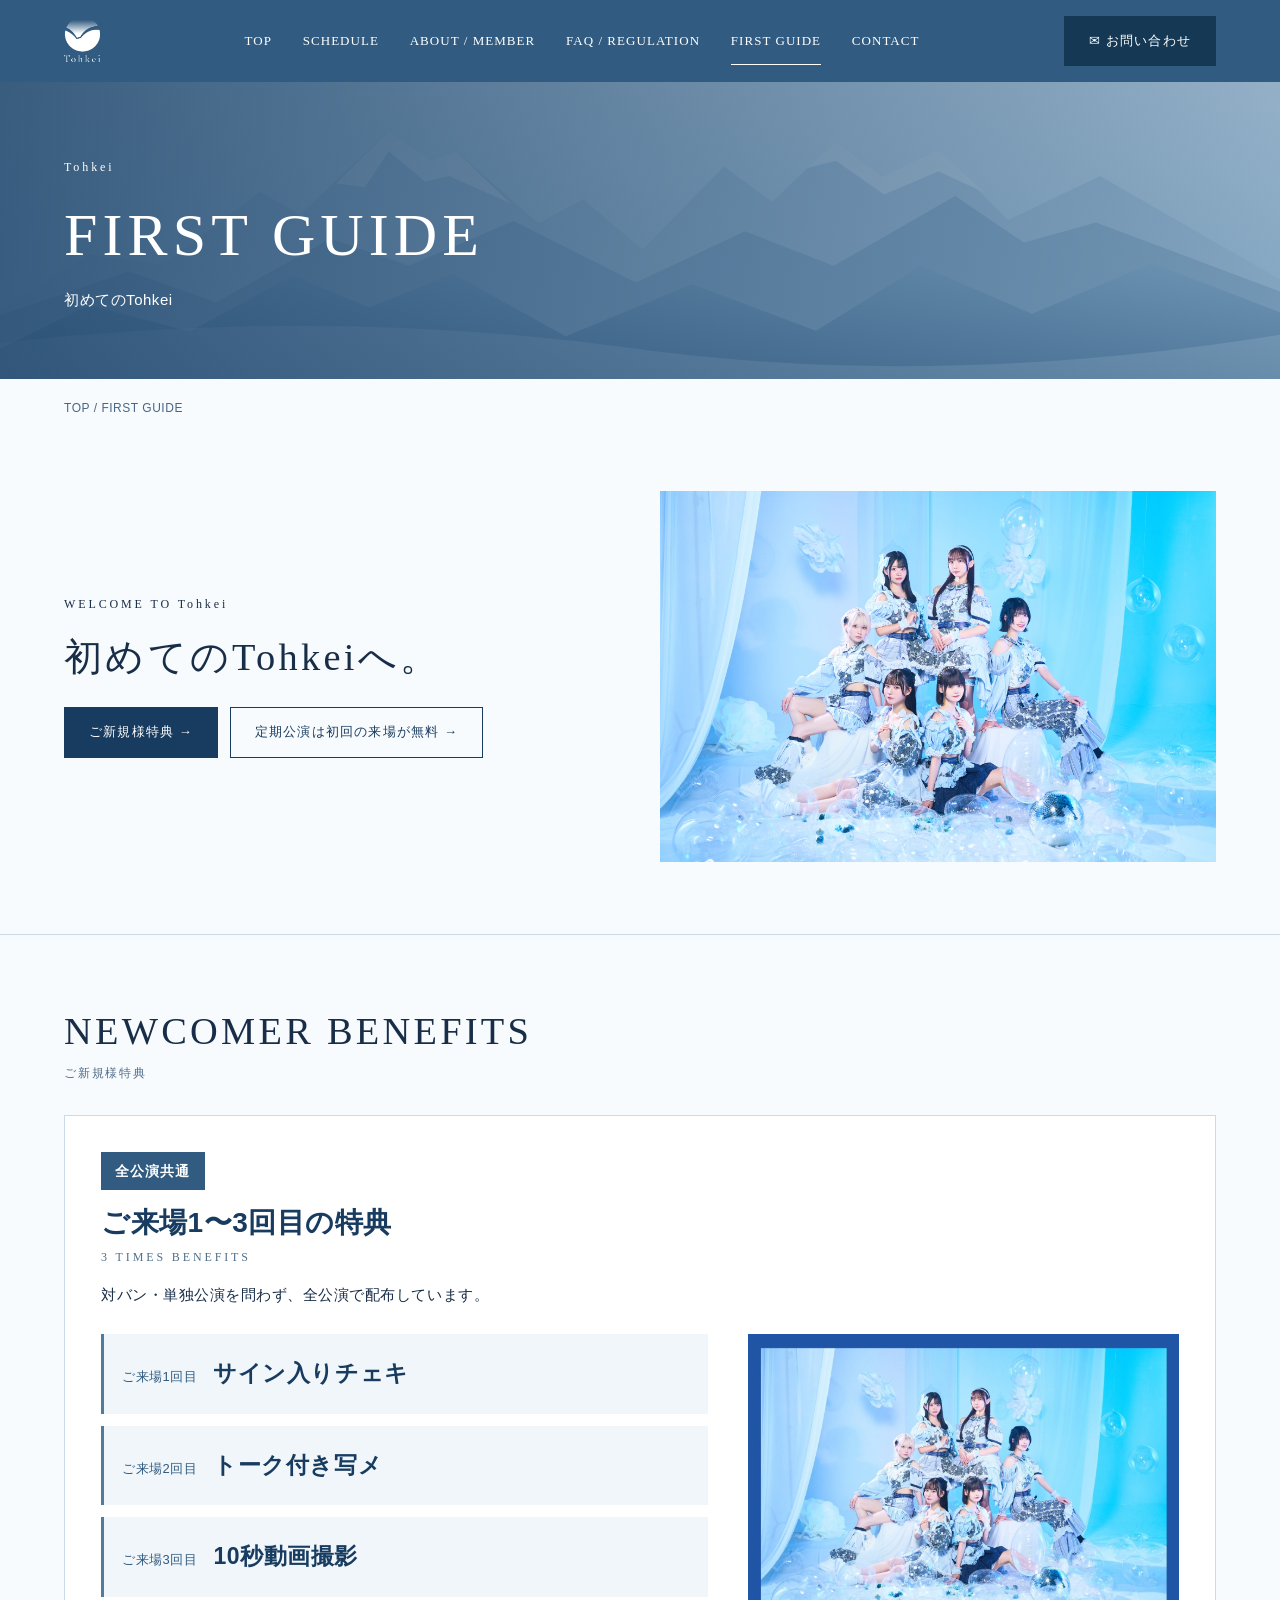
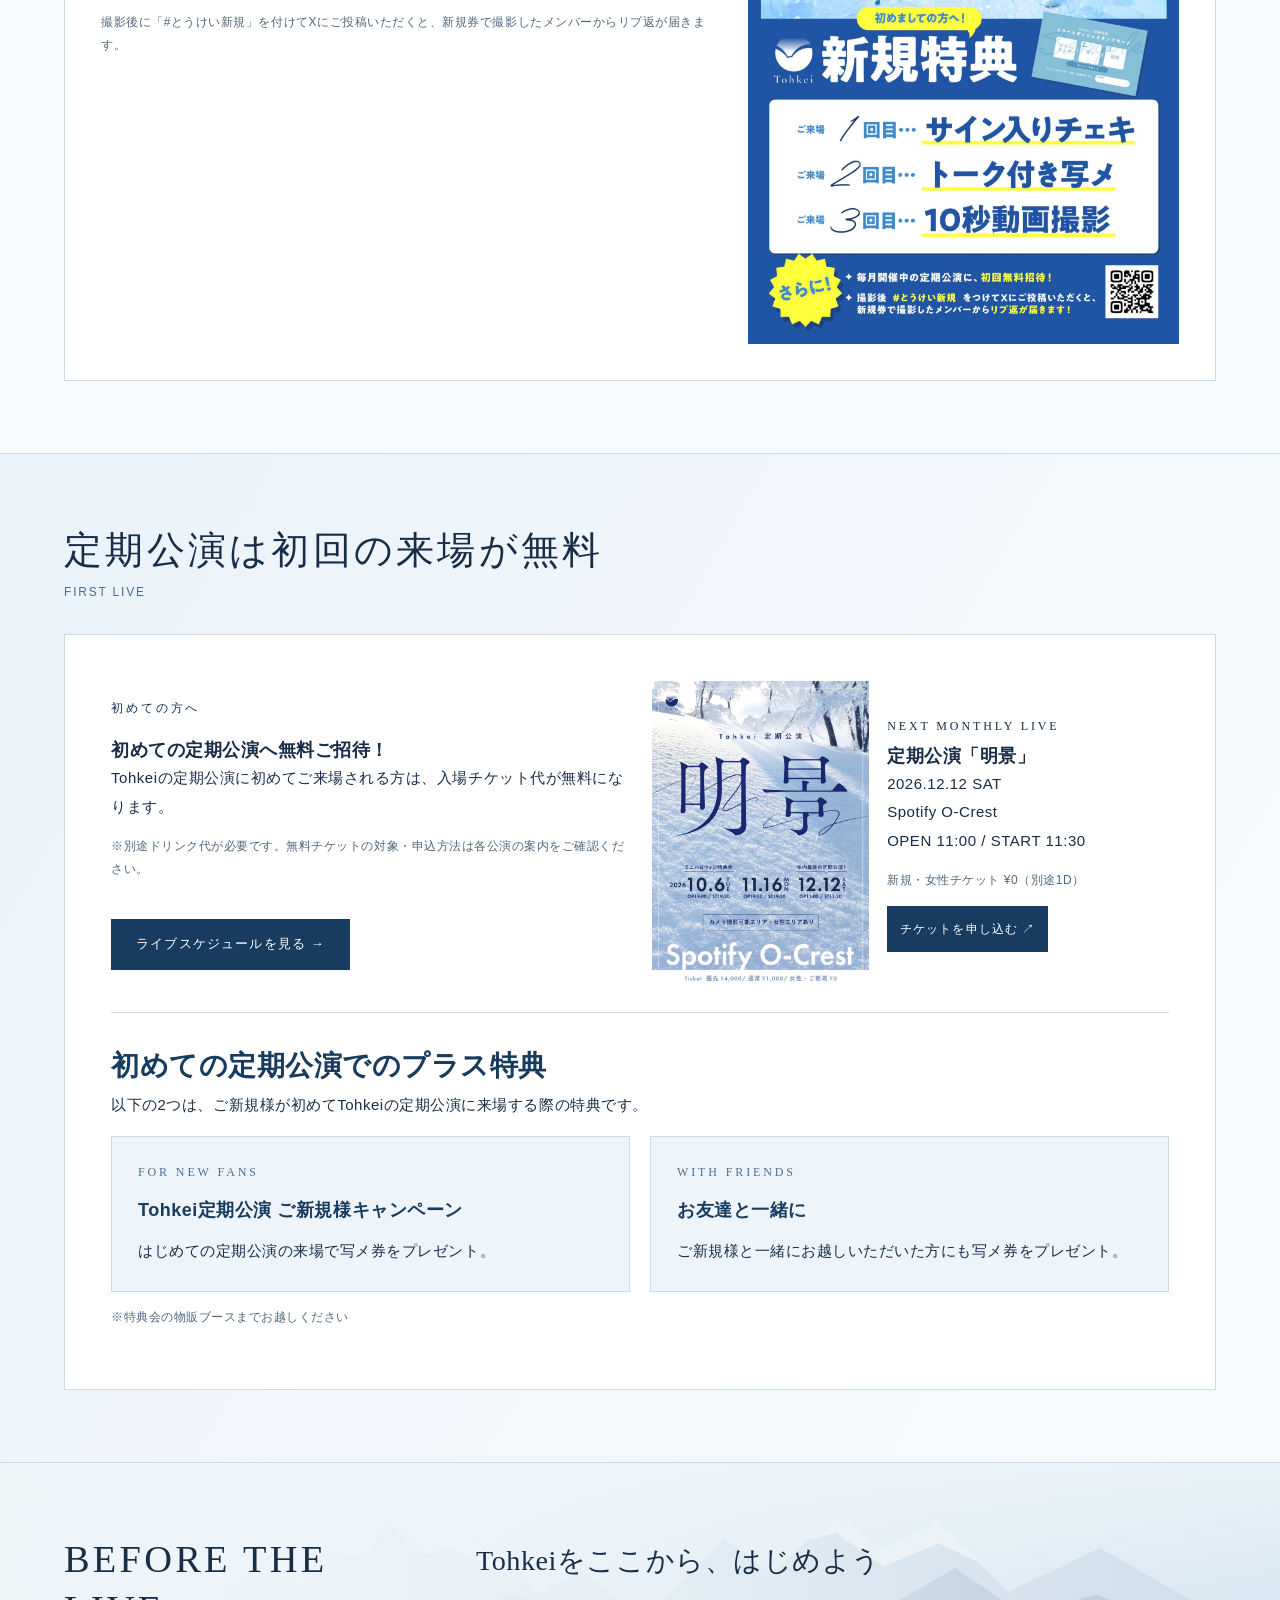
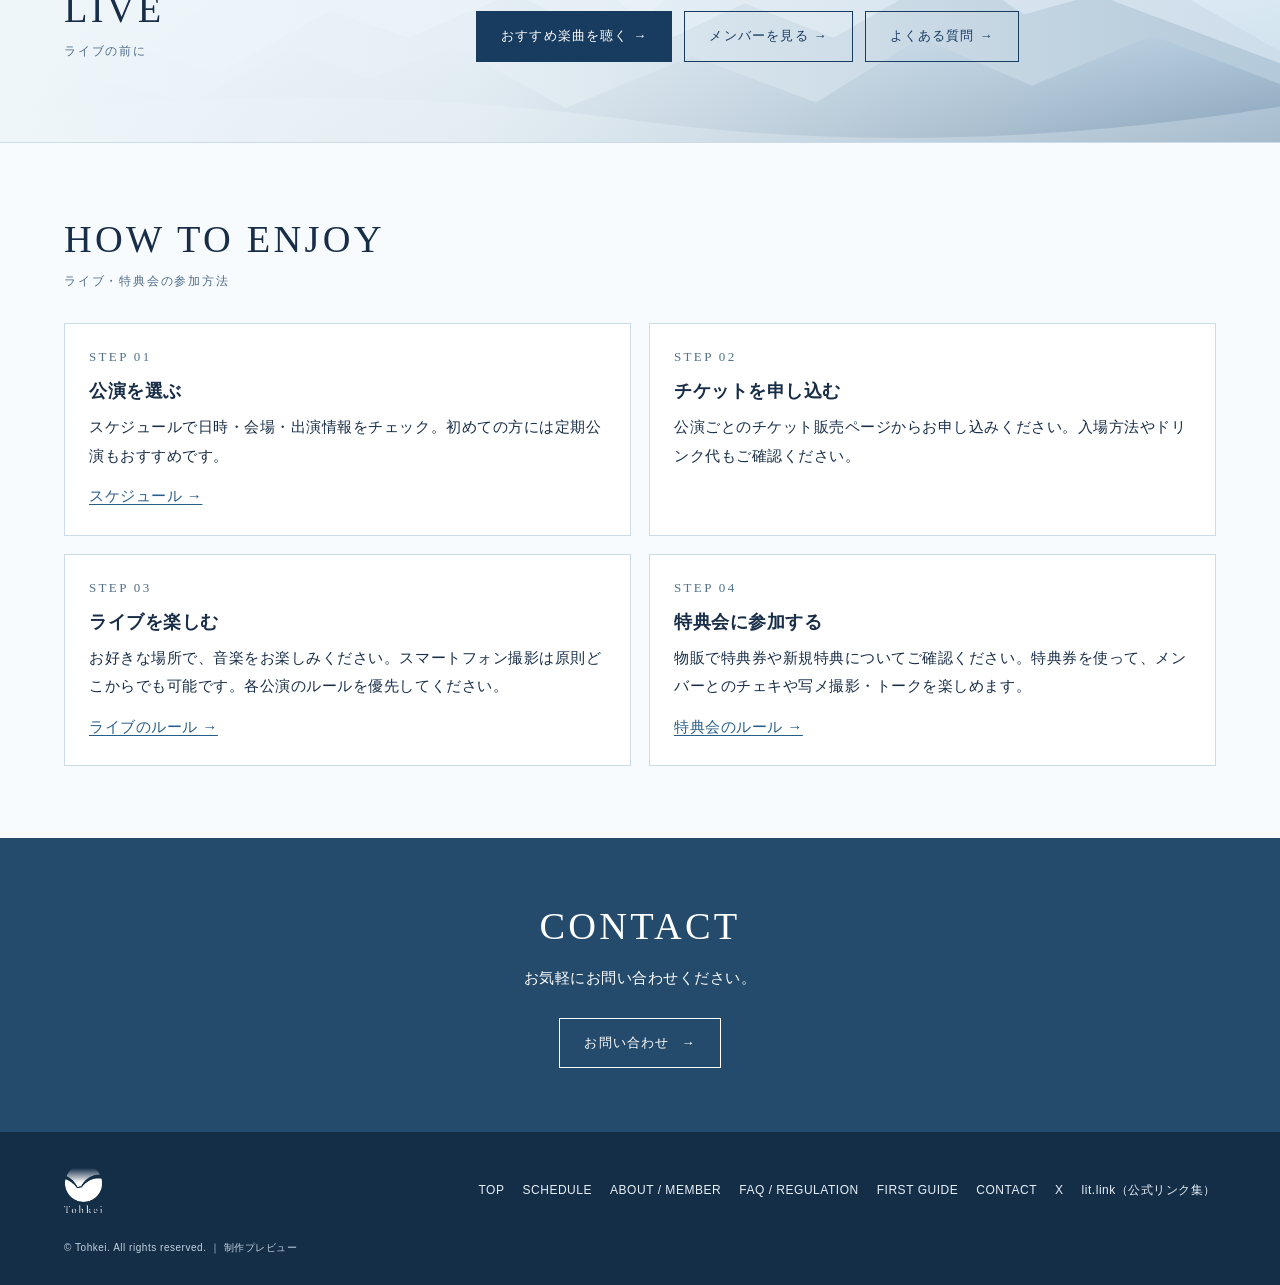
<file: tohkei-site/first-guide.html>
<!DOCTYPE html>
<html lang="ja"><head><meta charset="utf-8"><meta name="viewport" content="width=device-width,initial-scale=1"><title>初めてのTohkei｜ご新規様特典・定期公演・ライブ参加ガイド｜Tohkei(トウケイ)公式サイト</title><meta name="description" content="Tohkei（トウケイ／倒景）のライブが初めての方へ。定期公演の初回来場無料、新規特典、チケットの取り方、ライブと特典会の楽しみ方をご案内します。"><meta name="theme-color" content="#315b80"><meta property="og:type" content="website"><meta property="og:title" content="初めてのTohkei｜ご新規様特典・定期公演・ライブ参加ガイド｜Tohkei(トウケイ)公式サイト"><meta property="og:description" content="Tohkei（トウケイ／倒景）のライブが初めての方へ。定期公演の初回来場無料、新規特典、チケットの取り方、ライブと特典会の楽しみ方をご案内します。"><meta property="og:site_name" content="Tohkei(トウケイ)公式サイト"><meta name="twitter:card" content="summary"><link rel="icon" href="assets/favicon-official.png" type="image/png"><link rel="stylesheet" href="assets/style.css"><script defer src="assets/site.js"></script></head>
<body><a class="skip" href="#main">本文へ移動</a><header class="header"><div class="wrap header-inner"><a aria-label="Tohkei 公式サイト トップ" class="brand" href="index.html"><img alt="Tohkei 公式ロゴ" class="official-logo" height="645" src="assets/logo-official.png" width="546"/></a><button aria-controls="site-nav" aria-expanded="false" class="menu-toggle" type="button">MENU ☰</button><nav aria-label="メインナビゲーション" class="nav" id="site-nav"><a href="index.html">TOP</a><a href="schedule.html">SCHEDULE</a><a href="about.html">ABOUT / MEMBER</a><a href="faq.html">FAQ / REGULATION</a><a aria-current="page" href="first-guide.html">FIRST GUIDE</a><a href="contact.html">CONTACT</a></nav><a class="button header-cta" href="contact.html">✉ お問い合わせ</a></div></header><main id="main">
<section class="page-hero"><div class="wrap"><p class="eyebrow">Tohkei</p><h1>FIRST GUIDE</h1><p>初めてのTohkei</p></div></section>
<div class="wrap crumb"><a href="index.html">TOP</a> / FIRST GUIDE</div>
<section class="section"><div class="wrap"><div class="guide-intro"><div><p class="eyebrow">WELCOME TO Tohkei</p><h2>初めてのTohkeiへ。</h2><div class="actions spaced"><a class="button" href="#newcomer-benefit">ご新規様特典 →</a><a class="button outline" href="#first-live">定期公演は初回の来場が無料 →</a></div></div><img src="assets/Tohkei_ALL2607.jpg" alt="6人組アイドルグループTohkeiの公式アーティスト写真" width="2047" height="1365" loading="lazy" decoding="async"></div></div></section>
<section class="section" id="newcomer-benefit">
<div class="wrap">
<div class="section-heading"><h2>NEWCOMER BENEFITS</h2><span class="section-label">ご新規様特典</span></div>
<section class="benefit-group" aria-labelledby="all-live-benefits">
<div class="benefit-group-heading"><p class="benefit-scope">全公演共通</p><h3 id="all-live-benefits">ご来場1〜3回目の特典</h3><p class="eyebrow">3 TIMES BENEFITS</p><p>対バン・単独公演を問わず、全公演で配布しています。</p></div>
<div class="benefit-all-layout">
<div><ol class="benefit-visits"><li><span>ご来場1回目</span><strong>サイン入りチェキ</strong></li><li><span>ご来場2回目</span><strong>トーク付き写メ</strong></li><li><span>ご来場3回目</span><strong>10秒動画撮影</strong></li></ol><p class="hint">撮影後に「#とうけい新規」を付けてXにご投稿いただくと、新規券で撮影したメンバーからリプ返が届きます。</p></div>
<img class="benefit-poster" src="assets/newcomer-benefits.jpg" alt="Tohkeiの新規特典公式案内。1回目サイン入りチェキ、2回目トーク付き写メ、3回目10秒動画撮影。定期公演初回無料招待。" width="1447" height="2048" loading="lazy" decoding="async">
</div></section>
</div></section>
<section class="section guide-benefits" id="first-live"><div class="wrap"><div class="section-heading"><h2>定期公演は初回の来場が無料</h2><span class="section-label">FIRST LIVE</span></div><div class="guide-offer"><div><p class="eyebrow">初めての方へ</p><h3>初めての定期公演へ無料ご招待！</h3><p>Tohkeiの定期公演に初めてご来場される方は、入場チケット代が無料になります。</p><p class="hint">※別途ドリンク代が必要です。無料チケットの対象・申込方法は各公演の案内をご確認ください。</p><a class="button spaced" href="schedule.html">ライブスケジュールを見る →</a></div><article class="guide-next"><a href="https://ticketdive.com/event/Tohkei_teiki1212"><img src="assets/meikei-flyer.jpeg" alt="Tohkei 定期公演「明景」公式フライヤー" width="1447" height="2048" loading="lazy" decoding="async"></a><div><p class="eyebrow">NEXT MONTHLY LIVE</p><h3>定期公演「明景」</h3><p><time datetime="2026-12-12">2026.12.12 SAT</time><br>Spotify O-Crest<br>OPEN 11:00 / START 11:30</p><p class="hint">新規・女性チケット ¥0（別途1D）</p><a class="button" href="https://ticketdive.com/event/Tohkei_teiki1212">チケットを申し込む ↗</a></div></article>
<section class="monthly-benefit-group monthly-benefit-inline" id="monthly-newcomer-benefit" aria-labelledby="monthly-only-benefits">
<div class="benefit-group-heading"><h3 id="monthly-only-benefits">初めての定期公演でのプラス特典</h3><p>以下の2つは、ご新規様が初めてTohkeiの定期公演に来場する際の特典です。</p></div>
<div class="guide-grid"><article class="feature guide-card"><p class="eyebrow">FOR NEW FANS</p><h4>Tohkei定期公演 ご新規様キャンペーン</h4><p>はじめての定期公演の来場で写メ券をプレゼント。</p></article><article class="feature guide-card"><p class="eyebrow">WITH FRIENDS</p><h4>お友達と一緒に</h4><p>ご新規様と一緒にお越しいただいた方にも写メ券をプレゼント。</p></article></div>
<p class="hint">※特典会の物販ブースまでお越しください</p>
</section></div></div></section>
<section class="section about-strip"><div class="wrap split"><div><h2>BEFORE THE LIVE</h2><span class="section-label">ライブの前に</span></div><div><p class="lead">Tohkeiをここから、はじめよう</p><div class="actions spaced"><a class="button" href="index.html#music">おすすめ楽曲を聴く →</a><a class="button outline" href="about.html">メンバーを見る →</a><a class="button outline" href="faq.html">よくある質問 →</a></div></div></div></section>
<section class="section"><div class="wrap"><div class="section-heading"><h2>HOW TO ENJOY</h2><span class="section-label">ライブ・特典会の参加方法</span></div><ol class="guide-steps"><li><h3>公演を選ぶ</h3><p>スケジュールで日時・会場・出演情報をチェック。初めての方には定期公演もおすすめです。</p><a class="text-link" href="schedule.html">スケジュール →</a></li><li><h3>チケットを申し込む</h3><p>公演ごとのチケット販売ページからお申し込みください。入場方法やドリンク代もご確認ください。</p></li><li><h3>ライブを楽しむ</h3><p>お好きな場所で、音楽をお楽しみください。スマートフォン撮影は原則どこからでも可能です。各公演のルールを優先してください。</p><a class="text-link" href="faq.html#live-regulation">ライブのルール →</a></li><li><h3>特典会に参加する</h3><p>物販で特典券や新規特典についてご確認ください。特典券を使って、メンバーとのチェキや写メ撮影・トークを楽しめます。</p><a class="text-link" href="faq.html#benefit-regulation">特典会のルール →</a></li></ol></div></section>
<section aria-labelledby="contact-cta" class="contact-band"><h2 id="contact-cta">CONTACT</h2><p>お気軽にお問い合わせください。</p><a class="button light" href="contact.html">お問い合わせ <span aria-hidden="true">→</span></a></section></main><footer class="footer"><div class="wrap"><div class="footer-inner"><a aria-label="Tohkei 公式サイト トップ" class="brand" href="index.html"><img alt="Tohkei 公式ロゴ" class="official-logo" height="645" src="assets/logo-official.png" width="546"/></a><nav aria-label="フッターナビゲーション"><a href="index.html">TOP</a><a href="schedule.html">SCHEDULE</a><a href="about.html">ABOUT / MEMBER</a><a href="faq.html">FAQ / REGULATION</a><a aria-current="page" href="first-guide.html">FIRST GUIDE</a><a href="contact.html">CONTACT</a><a href="https://x.com/Tohkei_info">X</a><a href="https://lit.link/tohkei">lit.link（公式リンク集）</a></nav></div><small>© Tohkei. All rights reserved. ｜ 制作プレビュー</small></div></footer><a class="mobile-cta" href="contact.html">✉ お問い合わせ</a></body></html>
</file>
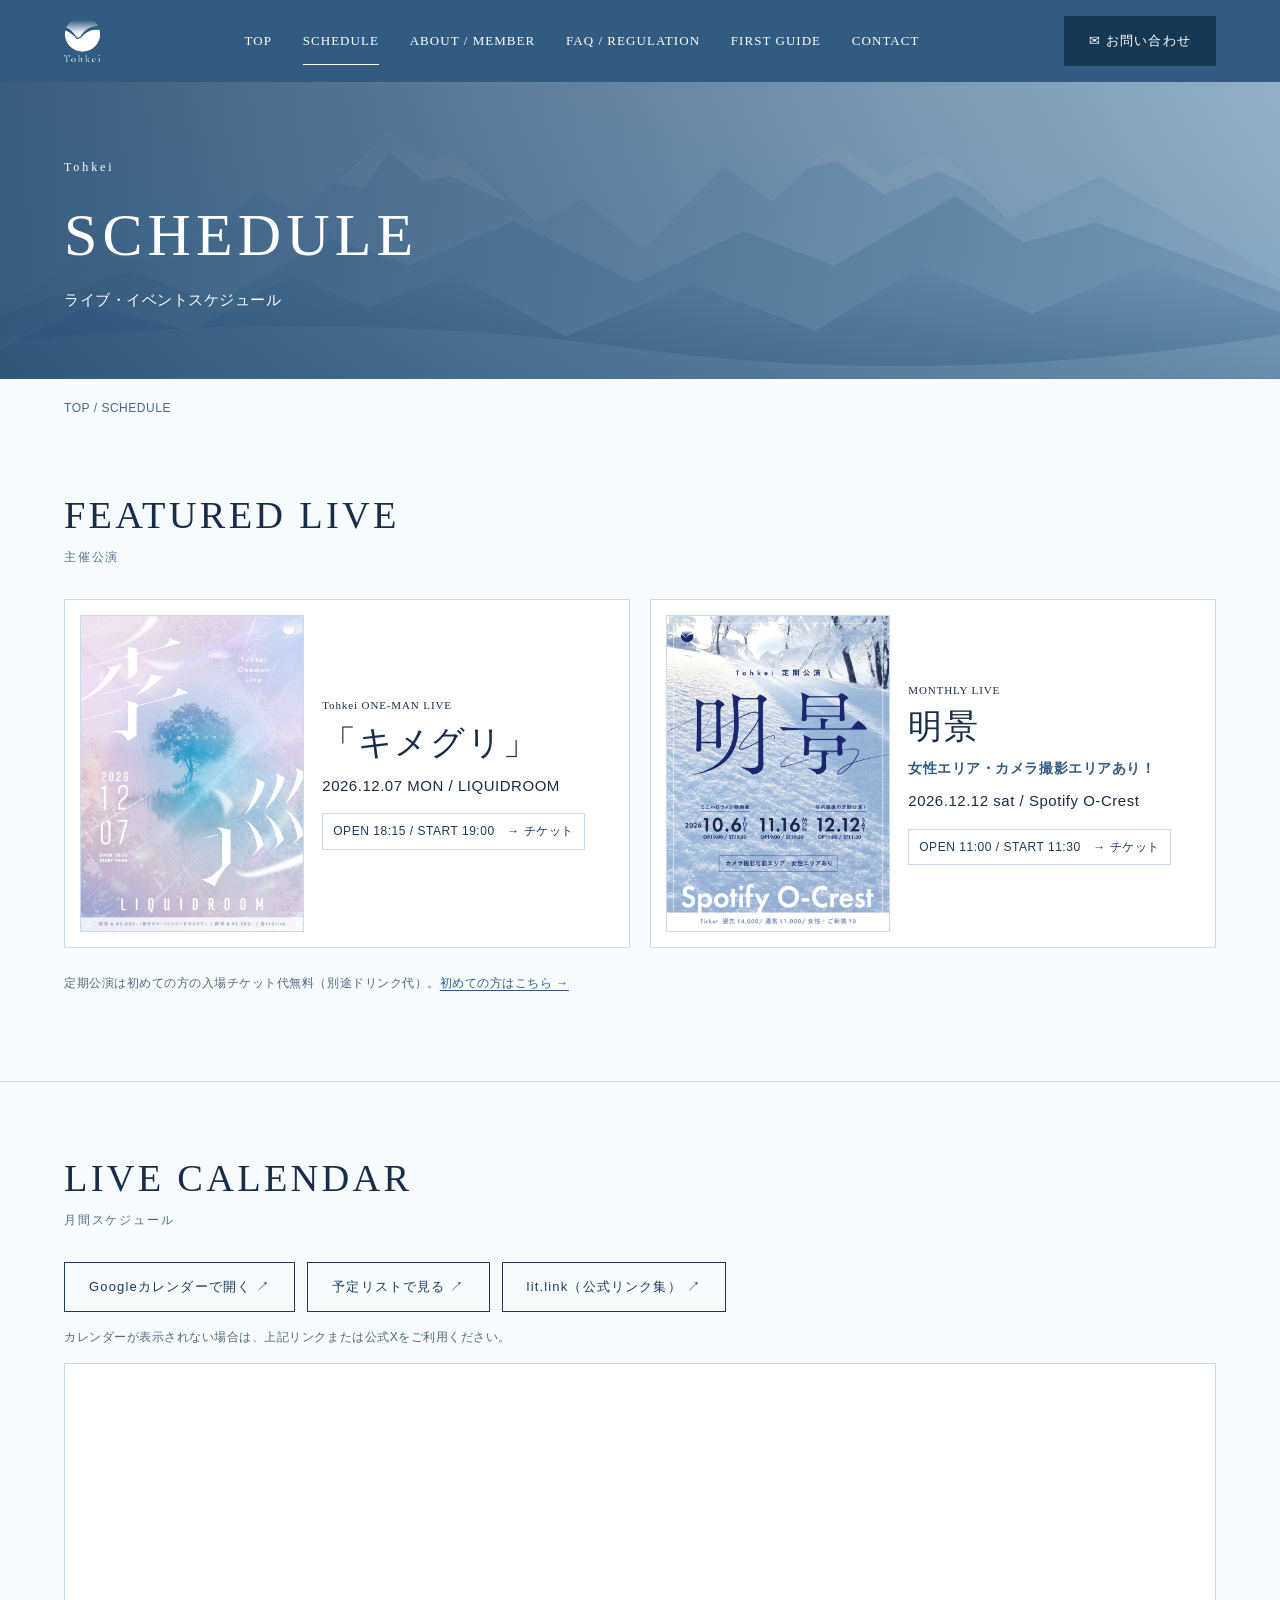
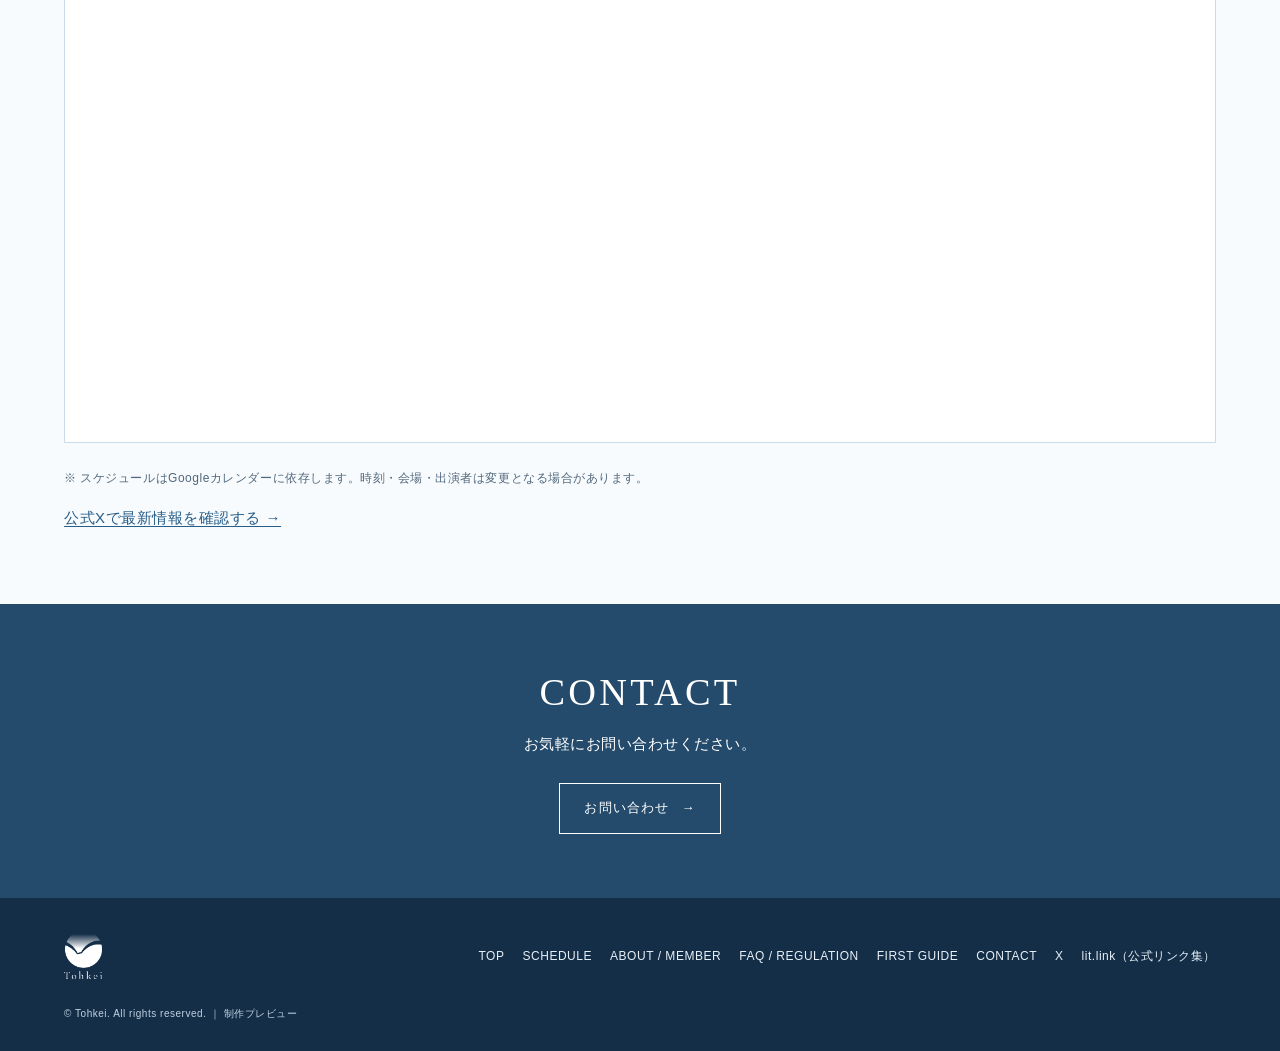
<file: tohkei-site/schedule.html>
<!DOCTYPE html>

<html lang="ja"><head><meta charset="utf-8"/><meta content="width=device-width,initial-scale=1" name="viewport"/><title>ライブスケジュール・公演予定｜Tohkei(トウケイ)公式サイト</title><meta content="Tohkei（トウケイ／倒景）の公式ライブ・イベントスケジュール。主催公演、ワンマン、定期公演「明景」のチケット情報とGoogleカレンダー。" name="description"/><meta content="#315b80" name="theme-color"/><meta content="website" property="og:type"/><meta content="ライブスケジュール・公演予定｜Tohkei(トウケイ)公式サイト" property="og:title"/><meta content="Tohkei（トウケイ／倒景）の公式ライブ・イベントスケジュール。主催公演、ワンマン、定期公演「明景」のチケット情報とGoogleカレンダー。" property="og:description"/><meta content="Tohkei(トウケイ)公式サイト" property="og:site_name"/><meta content="summary" name="twitter:card"/><link href="assets/favicon-official.png" rel="icon" type="image/png"/><link href="assets/style.css" rel="stylesheet"/><script defer="" src="assets/site.js"></script><script type="application/ld+json">[{"@context": "https://schema.org", "@type": "MusicEvent", "name": "Tohkei ONEMAN LIVE「キメグリ」", "startDate": "2026-12-07T19:00:00+09:00", "doorTime": "2026-12-07T18:15:00+09:00", "location": {"@type": "Place", "name": "LIQUIDROOM", "address": {"@type": "PostalAddress", "addressLocality": "渋谷区", "addressRegion": "東京都", "addressCountry": "JP"}}, "performer": {"@type": "MusicGroup", "name": "Tohkei"}, "url": "https://ticketdive.com/event/Tohkei1207_KIMEGURI"}, {"@context": "https://schema.org", "@type": "MusicEvent", "name": "Tohkei 定期公演 明景", "startDate": "2026-12-12T11:30:00+09:00", "doorTime": "2026-12-12T11:00:00+09:00", "location": {"@type": "Place", "name": "Spotify O-Crest", "address": {"@type": "PostalAddress", "addressLocality": "渋谷区", "addressRegion": "東京都", "addressCountry": "JP"}}, "performer": {"@type": "MusicGroup", "name": "Tohkei"}, "url": "https://ticketdive.com/event/Tohkei_teiki1212"}]</script></head>
<body><a class="skip" href="#main">本文へ移動</a><header class="header"><div class="wrap header-inner"><a aria-label="Tohkei 公式サイト トップ" class="brand" href="index.html"><img alt="Tohkei 公式ロゴ" class="official-logo" height="645" src="assets/logo-official.png" width="546"/></a><button aria-controls="site-nav" aria-expanded="false" class="menu-toggle" type="button">MENU ☰</button><nav aria-label="メインナビゲーション" class="nav" id="site-nav"><a href="index.html">TOP</a><a aria-current="page" href="schedule.html">SCHEDULE</a><a href="about.html">ABOUT / MEMBER</a><a href="faq.html">FAQ / REGULATION</a><a href="first-guide.html">FIRST GUIDE</a><a href="contact.html">CONTACT</a></nav><a class="button header-cta" href="contact.html">✉ お問い合わせ</a></div></header><main id="main"><section class="page-hero"><div class="wrap"><p class="eyebrow">Tohkei</p><h1>SCHEDULE</h1><p>ライブ・イベントスケジュール</p></div></section><div class="wrap crumb"><a href="index.html">TOP</a> / SCHEDULE</div>
<section class="section"><div class="wrap"><div class="section-heading"><h2>FEATURED LIVE</h2><span class="section-label">主催公演</span></div><div class="featured-grid"><a class="event-banner has-art" href="https://ticketdive.com/event/Tohkei1207_KIMEGURI"><div class="media-frame" data-artwork="kimeguri"><img alt="Tohkei ワンマンライブ「キメグリ」公式フライヤー" class="official-artwork" decoding="async" height="2048" loading="lazy" src="assets/kimeguri-flyer.jpeg" width="1447"/></div><div class="event-copy"><span class="eyebrow">Tohkei ONE-MAN LIVE</span><strong>「キメグリ」</strong><span>2026.12.07 MON / LIQUIDROOM</span><span>OPEN 18:15 / START 19:00　→ チケット</span></div></a><a class="event-banner has-art" href="https://ticketdive.com/event/Tohkei_teiki1212"><div class="media-frame" data-artwork="meikei"><img alt="Tohkei 定期公演「明景」公式フライヤー" class="official-artwork" decoding="async" height="2048" loading="lazy" src="assets/meikei-flyer.jpeg" width="1447"/></div><div class="event-copy"><span class="eyebrow">MONTHLY LIVE</span><strong>明景</strong><span class="monthly-area-note">女性エリア・カメラ撮影エリアあり！</span><span>2026.12.12 sat / Spotify O-Crest</span><span>OPEN 11:00 / START 11:30　→ チケット</span></div></a></div><p class="hint spaced">定期公演は初めての方の入場チケット代無料（別途ドリンク代）。<a class="text-link" href="first-guide.html#first-live">初めての方はこちら →</a></p></div></section><section class="section"><div class="wrap"><div class="section-heading"><h2>LIVE CALENDAR</h2><span class="section-label">月間スケジュール</span></div><div class="actions spaced"><a class="button outline" href="https://calendar.google.com/calendar/embed?src=tohkei.info%40gmail.com&amp;ctz=Asia%2FTokyo&amp;mode=MONTH&amp;hl=ja" rel="noopener" target="_blank">Googleカレンダーで開く ↗</a><a class="button outline" href="https://calendar.google.com/calendar/embed?src=tohkei.info%40gmail.com&amp;ctz=Asia%2FTokyo&amp;mode=AGENDA&amp;hl=ja" rel="noopener" target="_blank">予定リストで見る ↗</a><a class="button outline" href="https://lit.link/tohkei" rel="noopener" target="_blank">lit.link（公式リンク集） ↗</a></div><p class="hint">カレンダーが表示されない場合は、上記リンクまたは公式Xをご利用ください。</p><iframe class="calendar" height="600" loading="lazy" referrerpolicy="strict-origin-when-cross-origin" src="https://calendar.google.com/calendar/embed?src=tohkei.info%40gmail.com&amp;ctz=Asia%2FTokyo&amp;mode=MONTH&amp;hl=ja" title="Tohkei 公式Googleカレンダー" width="800"></iframe><p class="hint">※ スケジュールはGoogleカレンダーに依存します。時刻・会場・出演者は変更となる場合があります。</p><a class="text-link" href="https://x.com/Tohkei_info">公式Xで最新情報を確認する →</a></div></section><section aria-labelledby="contact-cta" class="contact-band"><h2 id="contact-cta">CONTACT</h2><p>お気軽にお問い合わせください。</p><a class="button light" href="contact.html">お問い合わせ <span aria-hidden="true">→</span></a></section></main><footer class="footer"><div class="wrap"><div class="footer-inner"><a aria-label="Tohkei 公式サイト トップ" class="brand" href="index.html"><img alt="Tohkei 公式ロゴ" class="official-logo" height="645" src="assets/logo-official.png" width="546"/></a><nav aria-label="フッターナビゲーション"><a href="index.html">TOP</a><a aria-current="page" href="schedule.html">SCHEDULE</a><a href="about.html">ABOUT / MEMBER</a><a href="faq.html">FAQ / REGULATION</a><a href="first-guide.html">FIRST GUIDE</a><a href="contact.html">CONTACT</a><a href="https://x.com/Tohkei_info">X</a><a href="https://lit.link/tohkei">lit.link（公式リンク集）</a></nav></div><small>© Tohkei. All rights reserved. ｜ 制作プレビュー</small></div></footer><a class="mobile-cta" href="contact.html">✉ お問い合わせ</a></body></html>
</file>
<file: tohkei-site/assets/style.css>
:root{--navy:#183b60;--ink:#182d47;--blue:#5a83a8;--pale:#eef5fa;--line:#cbdce8;--white:#fff;--serif:Georgia,'Yu Mincho','Hiragino Mincho ProN',serif;--sans:'Hiragino Kaku Gothic ProN','Yu Gothic',Meiryo,sans-serif}*{box-sizing:border-box}html{scroll-behavior:smooth}body{margin:0;color:var(--ink);background:#f8fbfd;font:15px/1.9 var(--sans);letter-spacing:.035em}a{color:inherit;text-decoration:none}a:focus-visible,button:focus-visible,summary:focus-visible,input:focus-visible,select:focus-visible,textarea:focus-visible{outline:3px solid #5595c9;outline-offset:4px}img{display:block;max-width:100%;height:auto}button,input,textarea,select{font:inherit}button,summary{cursor:pointer}h1,h2,h3,p{margin:0}h1,h2,.display{font-family:var(--serif);font-weight:400;letter-spacing:.085em}h2{font-size:clamp(28px,3vw,42px);line-height:1.3}h3{font-size:18px;line-height:1.5}p+p{margin-top:1em}.wrap{width:min(1280px,90%);margin-inline:auto}.skip{position:absolute;left:12px;top:-100px;background:white;padding:8px;z-index:20}.skip:focus{top:8px}.header{position:relative;z-index:5;background:#315b80;color:white}.header-inner{min-height:82px;display:flex;align-items:center;justify-content:space-between;gap:24px}.brand{display:flex;align-items:center;gap:12px;flex:none}.brand svg{width:65px;height:35px}.brand-name{font:36px/1 var(--serif);letter-spacing:.10em}.brand small{display:block;text-align:center;font:9px/1.8 var(--serif);letter-spacing:.27em}.nav{display:flex;gap:clamp(15px,2.4vw,40px);align-items:center;font:13px/1.5 var(--serif);letter-spacing:.08em}.nav a{padding:14px 0;white-space:nowrap}.nav a[aria-current=page]{border-bottom:1px solid white}.nav a:hover{opacity:.75}.button{display:inline-flex;align-items:center;justify-content:center;gap:12px;padding:12px 24px;min-height:46px;border:1px solid var(--navy);background:var(--navy);color:white;font-size:13px;letter-spacing:.09em;transition:background .2s,color .2s;text-align:center}.button:hover{background:#44769d}.button.light{background:transparent;border-color:white;color:white}.button.light:hover{background:#ffffff20}.button.outline{background:transparent;color:var(--navy)}.button.outline:hover{background:#e1edf6}.header-cta{white-space:nowrap;background:#153954;border-color:#153954}.menu-toggle{display:none;color:white;background:none;border:1px solid #ffffff80;padding:8px 12px}.hero{position:relative;min-height:clamp(470px,42vw,650px);isolation:isolate;display:flex;align-items:center;color:white;background:#426d94;overflow:hidden}.hero img{position:absolute;z-index:-2;inset:0 0 0 auto;width:82%;height:100%;object-fit:cover;object-position:center}.hero:after{content:'';position:absolute;z-index:-1;inset:0;background:linear-gradient(90deg,#284d70 0%,#335b81 16%,#335b81e8 28%,#335b8133 54%,transparent 75%),linear-gradient(0deg,#142f4e4d,transparent 40%)}.hero-copy{padding:45px 0 65px;max-width:550px}.hero h1{font-size:clamp(30px,3.3vw,54px);line-height:1.65;text-shadow:0 2px 12px #173b5d77}.eyebrow{font:12px/1.5 var(--serif);letter-spacing:.24em;text-transform:none;margin-bottom:20px}.hero-copy p{margin:18px 0 28px;font-size:14px}.actions{display:flex;gap:12px;flex-wrap:wrap}.preview-label{position:absolute;bottom:8px;right:14px;background:#18344eaa;padding:2px 8px;font-size:10px;letter-spacing:0}.section{padding:72px 0}.section-label{display:block;font-size:12px;letter-spacing:.15em;color:#4e6c89;margin-top:5px}.section-heading{margin-bottom:30px}.news{background:linear-gradient(120deg,#edf5fa,#f8fbfd)}.news-grid{display:grid;grid-template-columns:145px 1.1fr 1fr;gap:28px;align-items:start}.news-list{list-style:none;margin:0;padding:0}.news-list li a{display:grid;grid-template-columns:100px 68px 1fr 12px;gap:10px;align-items:center;padding:15px 0;border-bottom:1px solid var(--line);font-size:13px}.tag{font:10px/1.6 var(--serif);letter-spacing:.06em;background:#55799c;color:white;text-align:center;padding:2px}.event-banner{position:relative;isolation:isolate;min-height:210px;padding:25px 32px;color:white;display:flex;flex-direction:column;justify-content:center;background:linear-gradient(125deg,#18385e,#6584a7 70%,#a4a7be);overflow:hidden}.event-banner:after{content:'';position:absolute;z-index:-1;inset:auto 0 0;height:46%;background:#24486c;clip-path:polygon(0 85%,12% 48%,24% 65%,36% 25%,45% 55%,56% 11%,64% 43%,77% 2%,88% 43%,100% 0,100% 100%,0 100%)}.event-banner strong{font:38px/1.4 var(--serif);letter-spacing:.12em}.event-banner .eyebrow{margin:0}.event-banner span:last-child{align-self:flex-end;margin-top:10px;border:1px solid #fff9;padding:5px 15px;font-size:12px}.about-strip{background:linear-gradient(90deg,#eff6fa 0%,#eff6fae6 37%,#eff6fa66 100%),url('mountains-clean.svg') center/cover;min-height:280px}.split{display:grid;grid-template-columns:1fr 2fr;align-items:center;gap:42px}.lead{font-family:var(--serif);font-size:clamp(20px,2.2vw,32px);line-height:1.8}.links-grid{display:grid;grid-template-columns:repeat(3,1fr);gap:20px}.link-card{display:block;border:1px solid var(--line);background:#fff;padding:28px;min-height:165px}.link-card:hover{background:#eaf3f9}.link-card .display{font-size:25px}.arrow{float:right}.contact-band{background:#244b6c;color:white;text-align:center;padding:64px 20px}.contact-band p{margin:12px 0 25px}.footer{background:#142e48;color:#e7f0f7;padding:36px 0 28px;font-size:12px}.footer-inner{display:flex;align-items:center;justify-content:space-between;gap:24px;flex-wrap:wrap}.footer nav{display:flex;flex-wrap:wrap;gap:18px}.footer small{display:block;margin-top:25px;color:#c1d2e1}.page-hero{background:linear-gradient(100deg,#284e73e8,#638bac99),url('mountains-clean.svg') center/cover;color:white;padding:64px 0}.page-hero h1{font-size:clamp(34px,5vw,60px);line-height:1.3}.page-hero p{margin-top:12px}.crumb{font-size:12px;margin-top:18px;color:#486685}.narrow{max-width:840px;margin-inline:auto}.intro{font-size:16px;margin-bottom:32px}.feature{background:white;border:1px solid var(--line);padding:26px;margin:22px 0}.feature h3{margin-bottom:10px}.calendar{width:100%;height:680px;border:1px solid var(--line);background:white}.hint{font-size:12px;color:#50677c;margin:14px 0}.member-grid{display:grid;grid-template-columns:repeat(3,1fr);gap:26px}.member{background:white;border:1px solid var(--line)}.portrait{aspect-ratio:4/5;background:linear-gradient(145deg,#e6eff5,#a0b9d0);display:grid;place-items:center;color:#476781;font:14px var(--serif);letter-spacing:.2em}.member-info{padding:20px}.member-info h3{font-family:var(--serif);font-size:23px;font-weight:400}.track-grid{display:grid;grid-template-columns:repeat(3,1fr);gap:18px}.track{padding:22px;background:#fff;border:1px solid var(--line)}.track h3{margin-bottom:8px}.track a{color:#285b86;text-decoration:underline;text-underline-offset:3px}details{background:white;border-bottom:1px solid var(--line)}details:first-of-type{border-top:1px solid var(--line)}summary{padding:20px 36px 20px 18px;list-style:none;position:relative;font-weight:600}summary::-webkit-details-marker{display:none}summary:after{content:'+';position:absolute;right:16px;font-size:22px;font-weight:400;line-height:1}details[open] summary:after{content:'−'}details p{padding:0 20px 22px}details a,.text-link{color:#275d89;text-decoration:underline;text-underline-offset:3px}.form{background:white;padding:clamp(20px,4vw,45px);border:1px solid var(--line)}.field{margin:0 0 24px}.field label{display:block;font-weight:600;margin-bottom:8px}.required{font-size:11px;color:#9b3446;margin-left:8px}.field input,.field select,.field textarea{width:100%;border:1px solid #adc1d2;background:#f8fbfd;padding:12px;border-radius:0;color:var(--ink)}.field textarea{resize:vertical;min-height:150px}.form button{cursor:pointer}.form-status{margin-top:16px}.mobile-cta{display:none}.spaced{margin-top:24px}.section+.section{border-top:1px solid var(--line)}@media(max-width:1100px){.header-inner{gap:15px}.brand svg{width:45px}.brand-name{font-size:29px}.nav{gap:17px;font-size:12px}.header-cta{padding:10px 13px}.news-grid{grid-template-columns:120px 1fr}.news-grid .event-banner{grid-column:2}.hero img{width:85%}}@media(max-width:760px){body{font-size:14px;padding-bottom:58px}.wrap{width:90%}.header-inner{min-height:68px;flex-wrap:wrap;gap:8px}.brand-name{font-size:29px}.menu-toggle{display:block}.header-cta{display:none}.nav{order:3;width:100%;display:flex;flex-direction:column;align-items:stretch;gap:0;padding:0 0 12px}.nav a{padding:12px;border-top:1px solid #ffffff35}.nav a[aria-current=page]{border-bottom:0;background:#ffffff16}.js .nav:not(.open){display:none}.hero{min-height:650px;align-items:flex-end}.hero img{width:100%;height:64%;inset:0;object-position:49% center}.hero:after{background:linear-gradient(0deg,#25496c 0%,#25496c 28%,#25496ce8 38%,transparent 73%),linear-gradient(90deg,#335b81b0,transparent 35%)}.hero-copy{padding:0 0 42px;max-width:none}.hero h1{font-size:32px;line-height:1.5}.hero .eyebrow{margin-bottom:10px}.hero-copy p{margin:12px 0 20px}.actions{gap:8px}.button{padding:12px 17px}.section{padding:45px 0}.news-grid,.split,.links-grid{grid-template-columns:1fr;gap:18px}.news-grid .event-banner{grid-column:auto}.news-list li a{grid-template-columns:83px 57px 1fr 9px;font-size:12px;gap:7px}.event-banner{min-height:180px}.about-strip{min-height:0}.member-grid{grid-template-columns:repeat(2,1fr);gap:12px}.member-info{padding:13px}.member-info h3{font-size:19px}.track-grid{grid-template-columns:1fr}.page-hero{padding:42px 0}.calendar{height:600px}.footer-inner{align-items:flex-start;flex-direction:column}.mobile-cta{position:fixed;display:flex;z-index:8;bottom:0;left:0;right:0;justify-content:center;align-items:center;min-height:58px;padding-bottom:env(safe-area-inset-bottom);background:#153954;color:white;box-shadow:0 -2px 14px #183b6022;letter-spacing:.08em}.footer{padding-bottom:30px}.contact-band{padding:44px 16px}}@media(prefers-reduced-motion:reduce){html{scroll-behavior:auto}*{transition:none!important}}

/* Official artist photography: no overlay, filters, or cropping. */
.hero{display:grid;grid-template-columns:36% 64%;align-items:center;min-height:0;background:linear-gradient(110deg,#203f60ed,#375e81ed),url('mountains-clean.svg') left bottom/cover;isolation:auto}.hero:after{display:none}.hero .artist-photo{position:static;z-index:auto;grid-column:2;grid-row:1;width:100%;height:auto;object-fit:contain;object-position:center}.hero>.wrap{grid-column:1;grid-row:1;width:auto;margin:0;padding:0 clamp(24px,4.2vw,80px)}.hero-copy{padding:38px 0;max-width:none}.hero h1{font-size:clamp(25px,2.65vw,48px);line-height:1.7}.hero .actions .button{padding-inline:14px}.about-photo{width:100%;height:auto}.hero-copy p{font-size:clamp(12px,1.05vw,15px)}
@media(max-width:980px){.header-inner{min-height:68px;flex-wrap:wrap;gap:8px}.menu-toggle{display:block}.header-cta{display:none}.nav{order:3;width:100%;display:flex;flex-direction:column;align-items:stretch;gap:0;padding:0 0 12px}.nav a{padding:12px;border-top:1px solid #ffffff35}.nav a[aria-current=page]{border-bottom:0;background:#ffffff16}.js .nav:not(.open){display:none}}
@media(max-width:760px){.hero{display:flex;flex-direction:column;align-items:stretch;min-height:0}.hero .artist-photo{width:100%;height:auto}.hero>.wrap{width:100%;padding:0 5%}.hero-copy{padding:28px 0 36px}.hero h1{font-size:clamp(26px,7vw,36px)}.hero-copy p{font-size:14px}.hero .eyebrow{margin-bottom:10px}.hero .actions .button{padding-inline:14px}}

/* Official brand and full-length member photographs. */
.brand .official-logo{width:56px;height:65px;object-fit:contain;background:transparent;border-radius:0;padding:0;filter:brightness(0) invert(1);flex:none}.official-site-label{font:10px/1.4 var(--serif);letter-spacing:.19em;white-space:nowrap}.footer .brand .official-logo{width:62px;height:72px}.member-photo{width:100%;height:auto;aspect-ratio:1365/2048;object-fit:contain;background:#e7f3fa}.member-grid{gap:28px}.member{overflow:hidden}.member-info{padding:20px 12px;text-align:center}.member-info h3{letter-spacing:.1em}.member{scroll-margin-top:24px}@media(max-width:760px){.member-grid{gap:12px}.member-info{padding:14px 5px}.member-info h3{font-size:clamp(15px,4vw,20px);letter-spacing:.04em}.header .brand .official-logo{width:44px;height:52px}.official-site-label{font-size:9px}}

/* Requested text revision and original photo display */
.header .brand .official-logo{width:36px;height:auto;max-height:44px}.footer .brand .official-logo{width:38px;height:auto;max-height:46px}.hero h1{font-size:clamp(22px,2.05vw,36px);letter-spacing:.035em;line-height:1.65}.hero-copy p{line-height:1.9}.contact-email{display:block;margin-top:14px;text-decoration:underline;text-underline-offset:4px;overflow-wrap:anywhere}.featured-grid{display:grid;grid-template-columns:repeat(2,minmax(0,1fr));gap:20px}.member-photo{aspect-ratio:auto;object-fit:contain;filter:none}.member-number{font:12px var(--serif);color:#50708c;letter-spacing:.2em;display:block;margin-bottom:7px}.member-en{font:14px/1.5 var(--serif);color:#50708c;margin-top:5px}.member-detail{margin:14px auto 0;text-align:left;max-width:230px;font-size:13px;line-height:1.7}.member-detail div{display:grid;grid-template-columns:4em minmax(0,1fr);gap:6px;padding:5px 0;border-top:1px solid var(--line)}.member-detail dt{color:#50708c}.member-detail dd{margin:0;overflow-wrap:anywhere}.hero .artist-photo,.about-photo{height:auto;object-fit:contain;filter:none}.hero .artist-photo{max-width:100%}
@media(max-width:760px){.header .brand .official-logo{width:30px;max-height:38px}.footer .brand .official-logo{width:32px;max-height:40px}.hero h1{font-size:clamp(22px,5.6vw,30px)}.featured-grid{grid-template-columns:1fr;gap:14px}.member-en{font-size:12px}.member-detail{font-size:12px}.member-detail div{grid-template-columns:3.5em minmax(0,1fr);gap:3px}.member-info{padding-inline:8px}}

/* Artwork: display complete images, without cropping or filtering. */
.media-frame{display:grid;place-items:center;position:relative;background:#eaf2f8;border:1px solid #cbdce8;overflow:hidden;min-width:0;aspect-ratio:1/1;color:#426784;text-align:center}
.media-frame img{grid-area:1/1;display:block;width:100%;height:100%;object-fit:contain;object-position:center;filter:none;position:relative;z-index:1}
.media-frame .media-fallback{grid-area:1/1;padding:12px;font:clamp(13px,2vw,18px)/1.5 var(--serif);letter-spacing:.05em}
.track-media{display:block;margin-bottom:16px;text-decoration:none!important}
.track .media-frame{aspect-ratio:1/1}
.track .media-frame.video{aspect-ratio:1/1}
.event-banner.has-art{display:grid;grid-template-columns:minmax(0,42%) minmax(0,1fr);align-items:center;gap:18px;padding:15px;min-height:0;background:#fff;color:var(--ink);border:1px solid var(--line)}
.event-banner.has-art:after{display:none;content:none}
.event-banner.has-art .media-frame{aspect-ratio:707/1000}
.event-banner.has-art .event-copy{display:flex;flex-direction:column;gap:5px;min-width:0}
.event-banner.has-art .event-copy strong{font-size:clamp(21px,3vw,34px);letter-spacing:.04em}
.event-banner.has-art .event-copy span:last-child{align-self:flex-start;color:var(--navy);border-color:var(--line);padding:6px 10px;margin-top:8px}
.event-banner.has-art .media-fallback{font-size:12px;line-height:1.5}
.event-banner.has-art .eyebrow{font-size:11px;letter-spacing:.08em}
.event-banner.has-art .event-copy span{overflow-wrap:anywhere}
@media(max-width:700px){.event-banner.has-art{grid-template-columns:minmax(0,40%) minmax(0,1fr);padding:10px;gap:12px}.event-banner.has-art .event-copy{font-size:12px}.event-banner.has-art .event-copy span:last-child{font-size:11px}.track .media-frame{max-width:360px;margin-inline:auto}}

/* Supplied artwork: preserve full original image inside the existing frame. */
.media-frame>img.official-artwork{position:absolute;inset:0;width:100%;height:100%;max-width:100%;object-fit:contain;object-position:center;filter:none;opacity:1}

/* Music cards: aligned link baselines; member social links and in-page rules. */
.track{display:flex;flex-direction:column;min-width:0}.track .track-link{margin-top:auto;padding-top:12px}.member{display:flex;flex-direction:column}.member-info{display:flex;flex-direction:column;flex:1}.member-detail{width:100%}.member-x{display:block;margin-top:auto;padding-top:16px;font-size:13px;color:#285b86;text-decoration:underline;text-underline-offset:3px;overflow-wrap:anywhere}.regulation{line-height:1.85;overflow-wrap:anywhere}.regulation h4{margin:24px 0 8px;color:#315b80;font-size:16px;border-bottom:1px solid var(--line);padding-bottom:6px}.regulation ul{margin:10px 0 16px;padding-left:1.4em;list-style:disc}.regulation li+li{margin-top:7px}.regulation-benefits div{padding:10px 0;border-bottom:1px solid var(--line)}.regulation-benefits dt{font-weight:600;color:#315b80}.regulation-benefits dd{margin:4px 0 0}.regulation p+p{margin-top:12px}
@media(max-width:760px){.member-x{font-size:11px}.regulation{padding:18px}.regulation h4{font-size:15px}}

/* FIRST GUIDE: same visual identity, no changes to supplied images */
.guide-intro{display:grid;grid-template-columns:1fr 1fr;gap:40px;align-items:center}.guide-intro img{width:100%;height:auto;object-fit:contain}.guide-intro h2,.guide-teaser h2{margin-bottom:14px}.guide-benefits,.guide-teaser{background:linear-gradient(120deg,#eaf3fa,#f8fbfd)}.guide-offer{display:grid;grid-template-columns:1fr 1fr;gap:24px;align-items:center;background:#fff;border:1px solid var(--line);padding:clamp(20px,4vw,46px)}.guide-price{font:clamp(54px,8vw,90px)/1.15 var(--serif);color:var(--navy);margin:14px 0}.guide-price span{font:13px/1.5 var(--sans);margin-left:12px;letter-spacing:.06em}.guide-next{display:grid;grid-template-columns:minmax(0,42%) minmax(0,1fr);gap:18px;align-items:center}.guide-next img{width:100%;height:auto;object-fit:contain}.guide-next .eyebrow{margin-bottom:8px}.guide-next .button{font-size:12px;padding:10px 12px}.guide-grid{display:grid;grid-template-columns:repeat(2,minmax(0,1fr));gap:20px}.guide-card{margin:0}.guide-card .eyebrow{color:#50708c;margin-bottom:12px}.guide-steps{list-style:none;counter-reset:guide;display:grid;grid-template-columns:repeat(2,minmax(0,1fr));gap:18px;padding:0;margin:0}.guide-steps li{counter-increment:guide;background:white;border:1px solid var(--line);padding:24px}.guide-steps li:before{content:'STEP 0' counter(guide);display:block;font:13px/1.4 var(--serif);letter-spacing:.18em;color:#50708c;margin-bottom:12px}.guide-steps h3{margin-bottom:8px}.guide-steps a{display:inline-block;margin-top:12px}.guide-teaser-inner{display:flex;justify-content:space-between;align-items:center;gap:24px}.guide-teaser .eyebrow{color:#50708c;margin-bottom:8px}.guide-teaser .button{flex-shrink:0}
@media(max-width:1050px){.header .header-inner{flex-wrap:wrap;gap:8px}.header .menu-toggle{display:block}.header .header-cta{display:none}.header .nav{order:3;width:100%;display:flex;flex-direction:column;align-items:stretch;gap:0;padding:0 0 12px}.header .nav a{padding:12px;border-top:1px solid #ffffff35}.header .nav a[aria-current=page]{border-bottom:0;background:#ffffff16}.js .header .nav:not(.open){display:none}}
@media(max-width:760px){.guide-intro,.guide-offer,.guide-grid,.guide-steps{grid-template-columns:1fr;gap:18px}.guide-teaser-inner{align-items:flex-start;flex-direction:column;gap:16px}.guide-next{gap:12px}.guide-next .button{padding:8px;font-size:11px}.guide-steps li{padding:20px}.guide-offer{padding:18px}.guide-price span{margin-left:8px}}

/* Newcomer benefits: distinguish all shows from monthly-only offers. */
.monthly-area-note{font-weight:600;color:#315b80;font-size:.92em}
.benefit-group{margin-top:24px;padding:clamp(18px,3vw,36px);background:#fff;border:1px solid var(--line)}
.benefit-group-heading{margin-bottom:24px}.benefit-group-heading h3{font-size:clamp(20px,3vw,28px);margin:12px 0 4px;color:var(--navy)}.benefit-group-heading .eyebrow{margin-bottom:10px;color:#50708c}
.benefit-scope{display:inline-block;background:#315b80;color:#fff;font-weight:600;letter-spacing:.08em;padding:6px 14px;font-size:14px}
.benefit-all-layout{display:grid;grid-template-columns:minmax(0,1fr) minmax(0,40%);gap:clamp(16px,4vw,40px);align-items:start}
.benefit-poster{display:block;width:100%;max-width:100%;height:auto;object-fit:contain;filter:none}
.benefit-visits{padding:0;margin:0;list-style:none;display:grid;gap:12px}
.benefit-visits li{padding:18px;background:#f0f6fa;border-left:3px solid #507b9d;display:flex;flex-wrap:wrap;align-items:baseline;gap:6px 16px}
.benefit-visits span{font-size:13px;color:#315b80}.benefit-visits strong{font-size:clamp(17px,2.4vw,23px);color:var(--navy)}
.monthly-benefit-group{background:#eaf3fa}.monthly-benefit-group .benefit-scope{background:#fff;color:#315b80;border:1px solid #315b80}.monthly-benefit-group h4{font-size:18px;margin:0 0 10px;color:var(--navy)}.monthly-benefit-group .guide-card{height:100%}
@media(max-width:760px){.benefit-all-layout{grid-template-columns:1fr}.benefit-poster{max-width:420px;margin-inline:auto}.benefit-visits li{padding:14px}.monthly-benefit-group h4{font-size:17px}}

/* FIRST GUIDE: monthly live and first-visit extras in one continuous panel. */
#first-live .monthly-benefit-inline{grid-column:1/-1;min-width:0;margin:0;padding:clamp(20px,3vw,32px) 0 0;border:0;border-top:1px solid var(--line);background:transparent}
#first-live .monthly-benefit-inline .benefit-group-heading{margin-bottom:16px}
#first-live .monthly-benefit-inline .benefit-group-heading h3{margin-top:0}
#first-live .monthly-benefit-inline .guide-card{background:var(--pale)}
</file>
